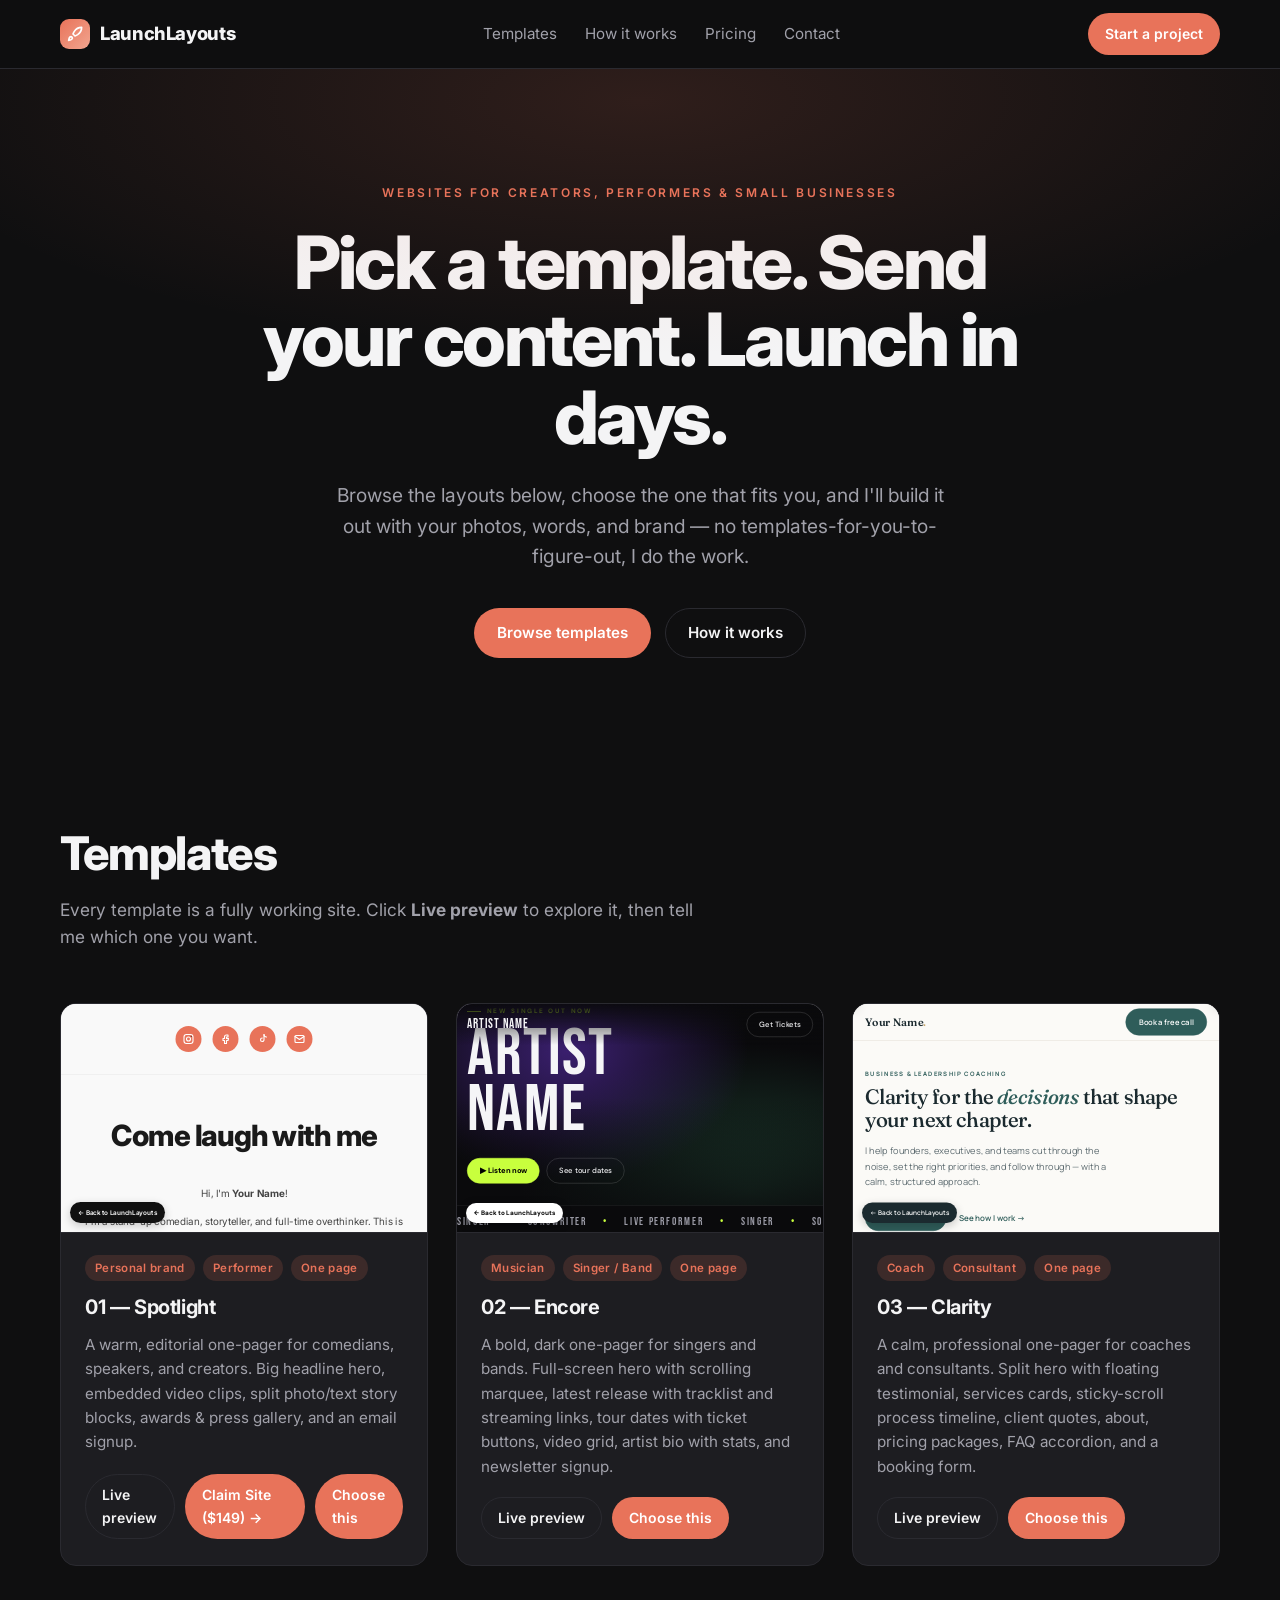
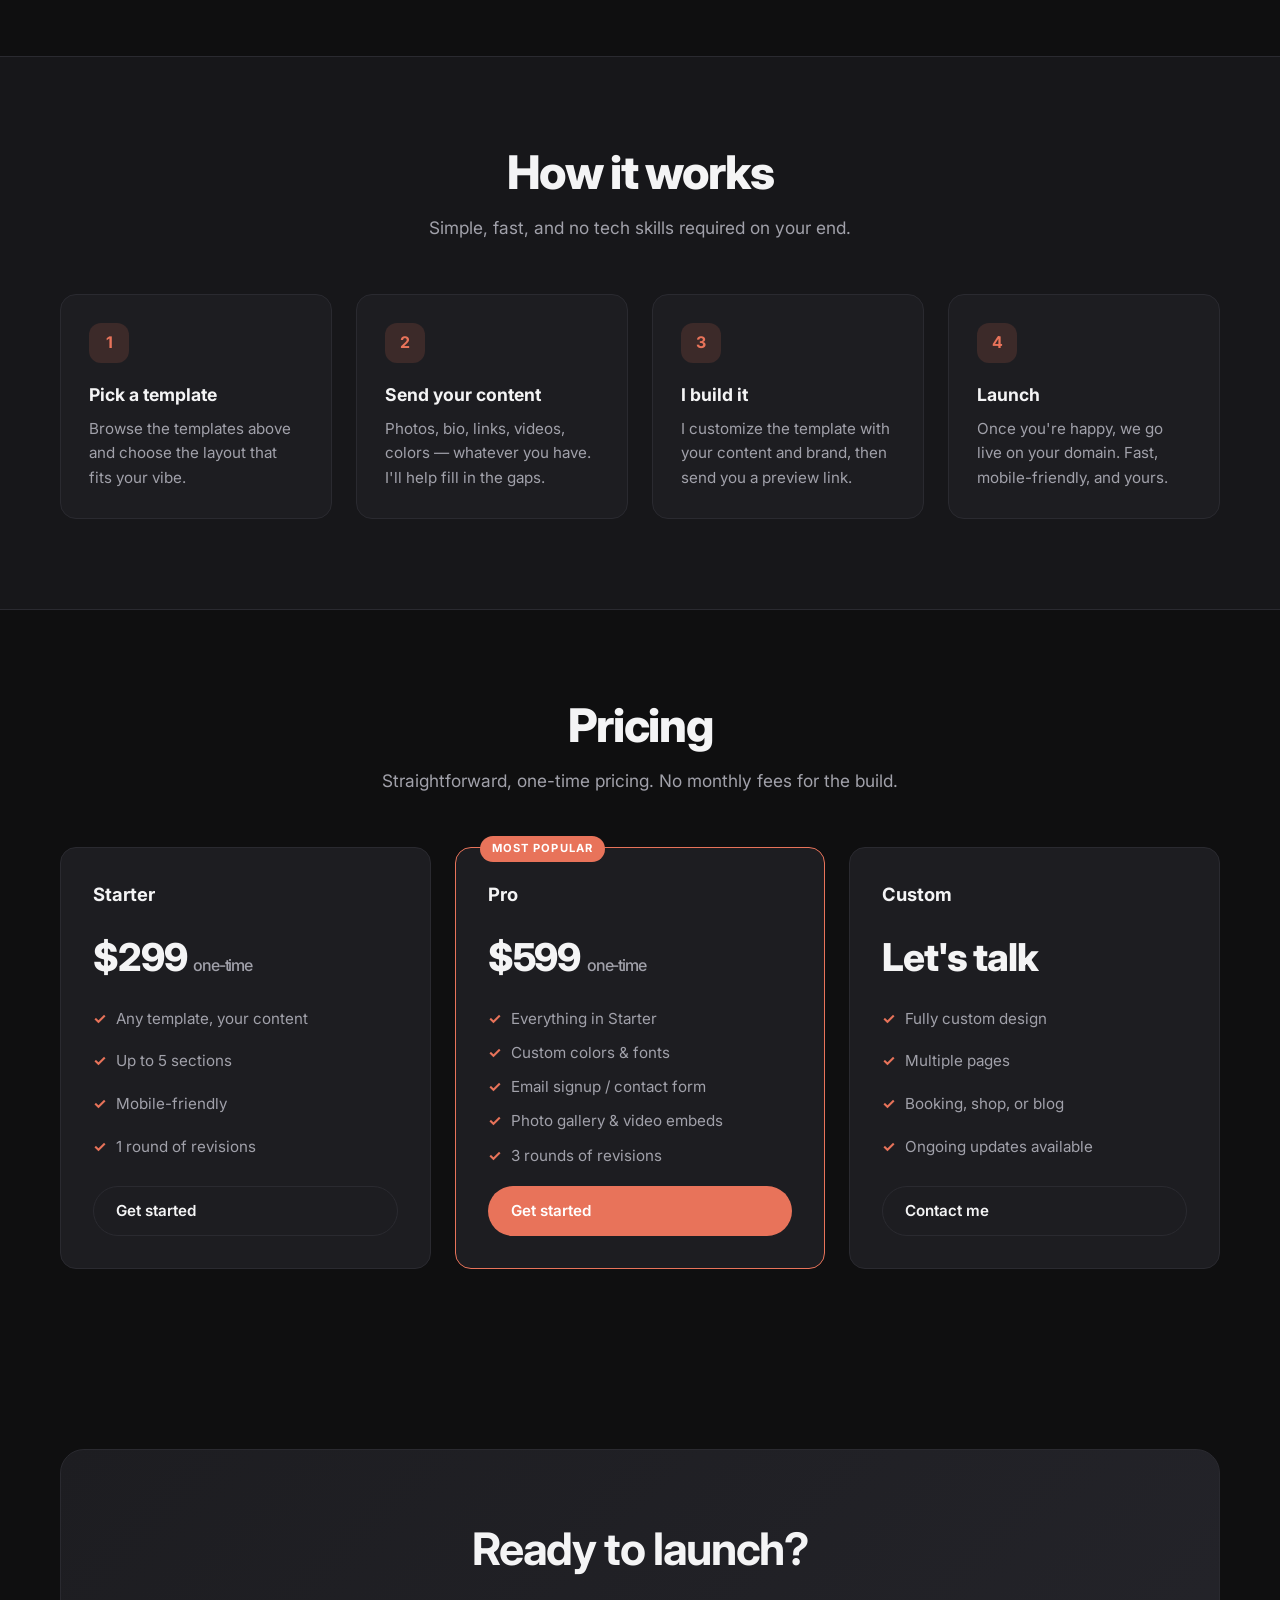
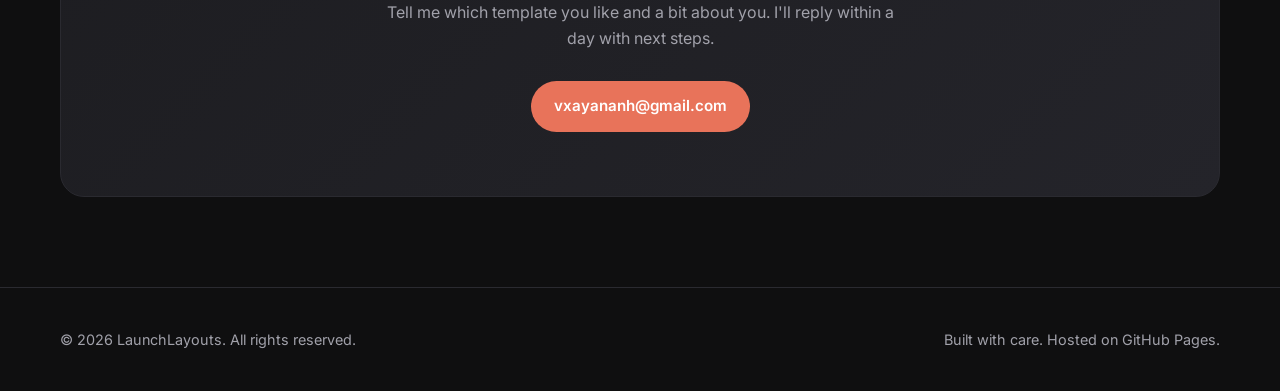
<file: index.html>
<!DOCTYPE html>
<html lang="en">
<head>
  <meta charset="UTF-8" />
  <meta name="viewport" content="width=device-width, initial-scale=1.0" />
  <title>LaunchLayouts — Website Templates, Built For You</title>
  <meta name="description" content="Browse ready-to-launch website templates. Pick one you like, send your content, and get a polished site live in days." />
  <link rel="preconnect" href="https://fonts.googleapis.com" />
  <link href="https://fonts.googleapis.com/css2?family=Inter:wght@400;500;600;700;800&display=swap" rel="stylesheet" />
  <link rel="stylesheet" href="assets/site.css" />
</head>
<body>

  <header class="nav">
    <div class="container">
      <a class="logo" href="#">
        <span class="logo-mark" aria-hidden="true">
          <svg viewBox="0 0 24 24" fill="none" stroke="#fff" stroke-width="2.5" stroke-linecap="round" stroke-linejoin="round"><path d="M4.5 16.5c-1.5 1.26-2 5-2 5s3.74-.5 5-2c.71-.84.7-2.13-.09-2.91a2.18 2.18 0 0 0-2.91-.09z"/><path d="M12 15l-3-3a22 22 0 0 1 2-3.95A12.88 12.88 0 0 1 22 2c0 2.72-.78 7.5-6 11a22.35 22.35 0 0 1-4 2z"/></svg>
        </span>
        LaunchLayouts
      </a>
      <nav class="nav-links">
        <a href="#templates">Templates</a>
        <a href="#process">How it works</a>
        <a href="#pricing">Pricing</a>
        <a href="#contact">Contact</a>
      </nav>
      <a class="btn btn-primary btn-sm" href="#contact">Start a project</a>
    </div>
  </header>

  <section class="hero">
    <div class="container">
      <span class="eyebrow">Websites for creators, performers &amp; small businesses</span>
      <h1>Pick a template. Send your content. Launch in days.</h1>
      <p>Browse the layouts below, choose the one that fits you, and I'll build it out with your photos, words, and brand — no templates-for-you-to-figure-out, I do the work.</p>
      <div class="hero-actions">
        <a class="btn btn-primary" href="#templates">Browse templates</a>
        <a class="btn btn-ghost" href="#process">How it works</a>
      </div>
    </div>
  </section>

  <section class="section" id="templates">
    <div class="container">
      <div class="section-head">
        <h2>Templates</h2>
        <p>Every template is a fully working site. Click <strong>Live preview</strong> to explore it, then tell me which one you want.</p>
      </div>

      <div class="template-grid">

        <article class="template-card">
          <div class="template-preview">
            <iframe src="templates/spotlight/index.html" title="Spotlight template preview" loading="lazy" tabindex="-1"></iframe>
            <div class="overlay">
              <a class="btn btn-primary" href="templates/spotlight/index.html" target="_blank" rel="noopener">Live preview →</a>
            </div>
          </div>
          <div class="template-body">
            <div class="tags">
              <span class="tag">Personal brand</span>
              <span class="tag">Performer</span>
              <span class="tag">One page</span>
            </div>
            <h3>01 — Spotlight</h3>
            <p>A warm, editorial one-pager for comedians, speakers, and creators. Big headline hero, embedded video clips, split photo/text story blocks, awards &amp; press gallery, and an email signup.</p>
            <div class="template-actions">
              <a class="btn btn-ghost btn-sm" href="templates/spotlight/index.html" target="_blank" rel="noopener">Live preview</a>
              <a class="btn btn-primary btn-sm" href="https://buy.stripe.com/test_9B614n6GJ6J7gXF0dEfnO00">Claim Site ($149) →</a>
              <a class="btn btn-primary btn-sm" href="#contact">Choose this</a>
            </div>
          </div>
        </article>

        <article class="template-card">
          <div class="template-preview">
            <iframe src="templates/encore/index.html" title="Encore template preview" loading="lazy" tabindex="-1"></iframe>
            <div class="overlay">
              <a class="btn btn-primary" href="templates/encore/index.html" target="_blank" rel="noopener">Live preview →</a>
            </div>
          </div>
          <div class="template-body">
            <div class="tags">
              <span class="tag">Musician</span>
              <span class="tag">Singer / Band</span>
              <span class="tag">One page</span>
            </div>
            <h3>02 — Encore</h3>
            <p>A bold, dark one-pager for singers and bands. Full-screen hero with scrolling marquee, latest release with tracklist and streaming links, tour dates with ticket buttons, video grid, artist bio with stats, and newsletter signup.</p>
            <div class="template-actions">
              <a class="btn btn-ghost btn-sm" href="templates/encore/index.html" target="_blank" rel="noopener">Live preview</a>
              <a class="btn btn-primary btn-sm" href="#contact">Choose this</a>
            </div>
          </div>
        </article>

        <article class="template-card">
          <div class="template-preview">
            <iframe src="templates/clarity/index.html" title="Clarity template preview" loading="lazy" tabindex="-1"></iframe>
            <div class="overlay">
              <a class="btn btn-primary" href="templates/clarity/index.html" target="_blank" rel="noopener">Live preview →</a>
            </div>
          </div>
          <div class="template-body">
            <div class="tags">
              <span class="tag">Coach</span>
              <span class="tag">Consultant</span>
              <span class="tag">One page</span>
            </div>
            <h3>03 — Clarity</h3>
            <p>A calm, professional one-pager for coaches and consultants. Split hero with floating testimonial, services cards, sticky-scroll process timeline, client quotes, about, pricing packages, FAQ accordion, and a booking form.</p>
            <div class="template-actions">
              <a class="btn btn-ghost btn-sm" href="templates/clarity/index.html" target="_blank" rel="noopener">Live preview</a>
              <a class="btn btn-primary btn-sm" href="#contact">Choose this</a>
            </div>
          </div>
        </article>

      </div>
    </div>
  </section>

  <section class="section section-alt" id="process">
    <div class="container">
      <div class="section-head center">
        <h2>How it works</h2>
        <p>Simple, fast, and no tech skills required on your end.</p>
      </div>
      <div class="steps">
        <div class="step">
          <div class="step-num">1</div>
          <h3>Pick a template</h3>
          <p>Browse the templates above and choose the layout that fits your vibe.</p>
        </div>
        <div class="step">
          <div class="step-num">2</div>
          <h3>Send your content</h3>
          <p>Photos, bio, links, videos, colors — whatever you have. I'll help fill in the gaps.</p>
        </div>
        <div class="step">
          <div class="step-num">3</div>
          <h3>I build it</h3>
          <p>I customize the template with your content and brand, then send you a preview link.</p>
        </div>
        <div class="step">
          <div class="step-num">4</div>
          <h3>Launch</h3>
          <p>Once you're happy, we go live on your domain. Fast, mobile-friendly, and yours.</p>
        </div>
      </div>
    </div>
  </section>

  <section class="section" id="pricing">
    <div class="container">
      <div class="section-head center">
        <h2>Pricing</h2>
        <p>Straightforward, one-time pricing. No monthly fees for the build.</p>
      </div>
      <div class="pricing">
        <div class="price-card">
          <h3>Starter</h3>
          <div class="price">$299 <span>one-time</span></div>
          <ul>
            <li>Any template, your content</li>
            <li>Up to 5 sections</li>
            <li>Mobile-friendly</li>
            <li>1 round of revisions</li>
          </ul>
          <a class="btn btn-ghost" href="#contact">Get started</a>
        </div>
        <div class="price-card featured">
          <h3>Pro</h3>
          <div class="price">$599 <span>one-time</span></div>
          <ul>
            <li>Everything in Starter</li>
            <li>Custom colors &amp; fonts</li>
            <li>Email signup / contact form</li>
            <li>Photo gallery &amp; video embeds</li>
            <li>3 rounds of revisions</li>
          </ul>
          <a class="btn btn-primary" href="#contact">Get started</a>
        </div>
        <div class="price-card">
          <h3>Custom</h3>
          <div class="price">Let's talk</div>
          <ul>
            <li>Fully custom design</li>
            <li>Multiple pages</li>
            <li>Booking, shop, or blog</li>
            <li>Ongoing updates available</li>
          </ul>
          <a class="btn btn-ghost" href="#contact">Contact me</a>
        </div>
      </div>
    </div>
  </section>

  <section class="section" id="contact">
    <div class="container">
      <div class="contact-card">
        <h2>Ready to launch?</h2>
        <p>Tell me which template you like and a bit about you. I'll reply within a day with next steps.</p>
        <a class="btn btn-primary" href="mailto:vxayananh@gmail.com?subject=New%20website%20project">vxayananh@gmail.com</a>
      </div>
    </div>
  </section>

  <footer>
    <div class="container">
      <span>© <span id="year"></span> LaunchLayouts. All rights reserved.</span>
      <span>Built with care. Hosted on GitHub Pages.</span>
    </div>
  </footer>

  <script>document.getElementById('year').textContent = new Date().getFullYear();</script>
</body>
</html>
</file>
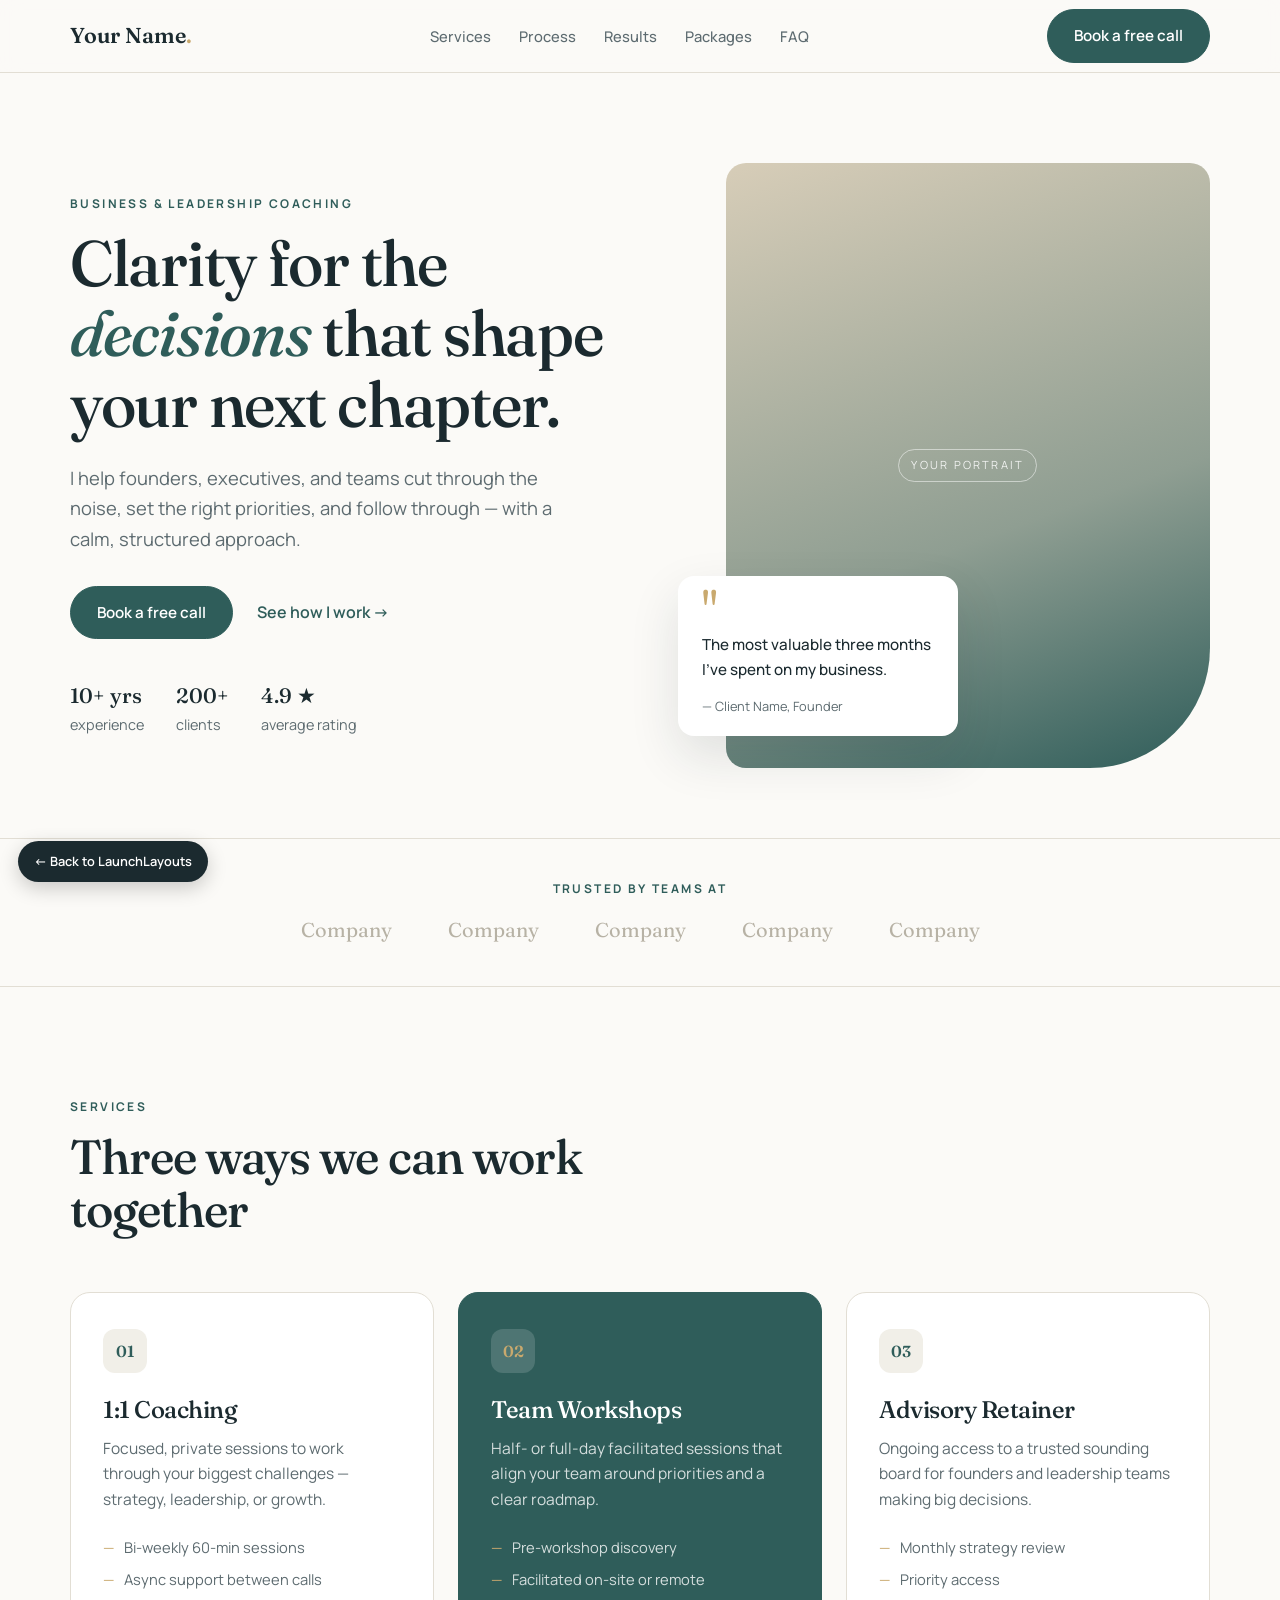
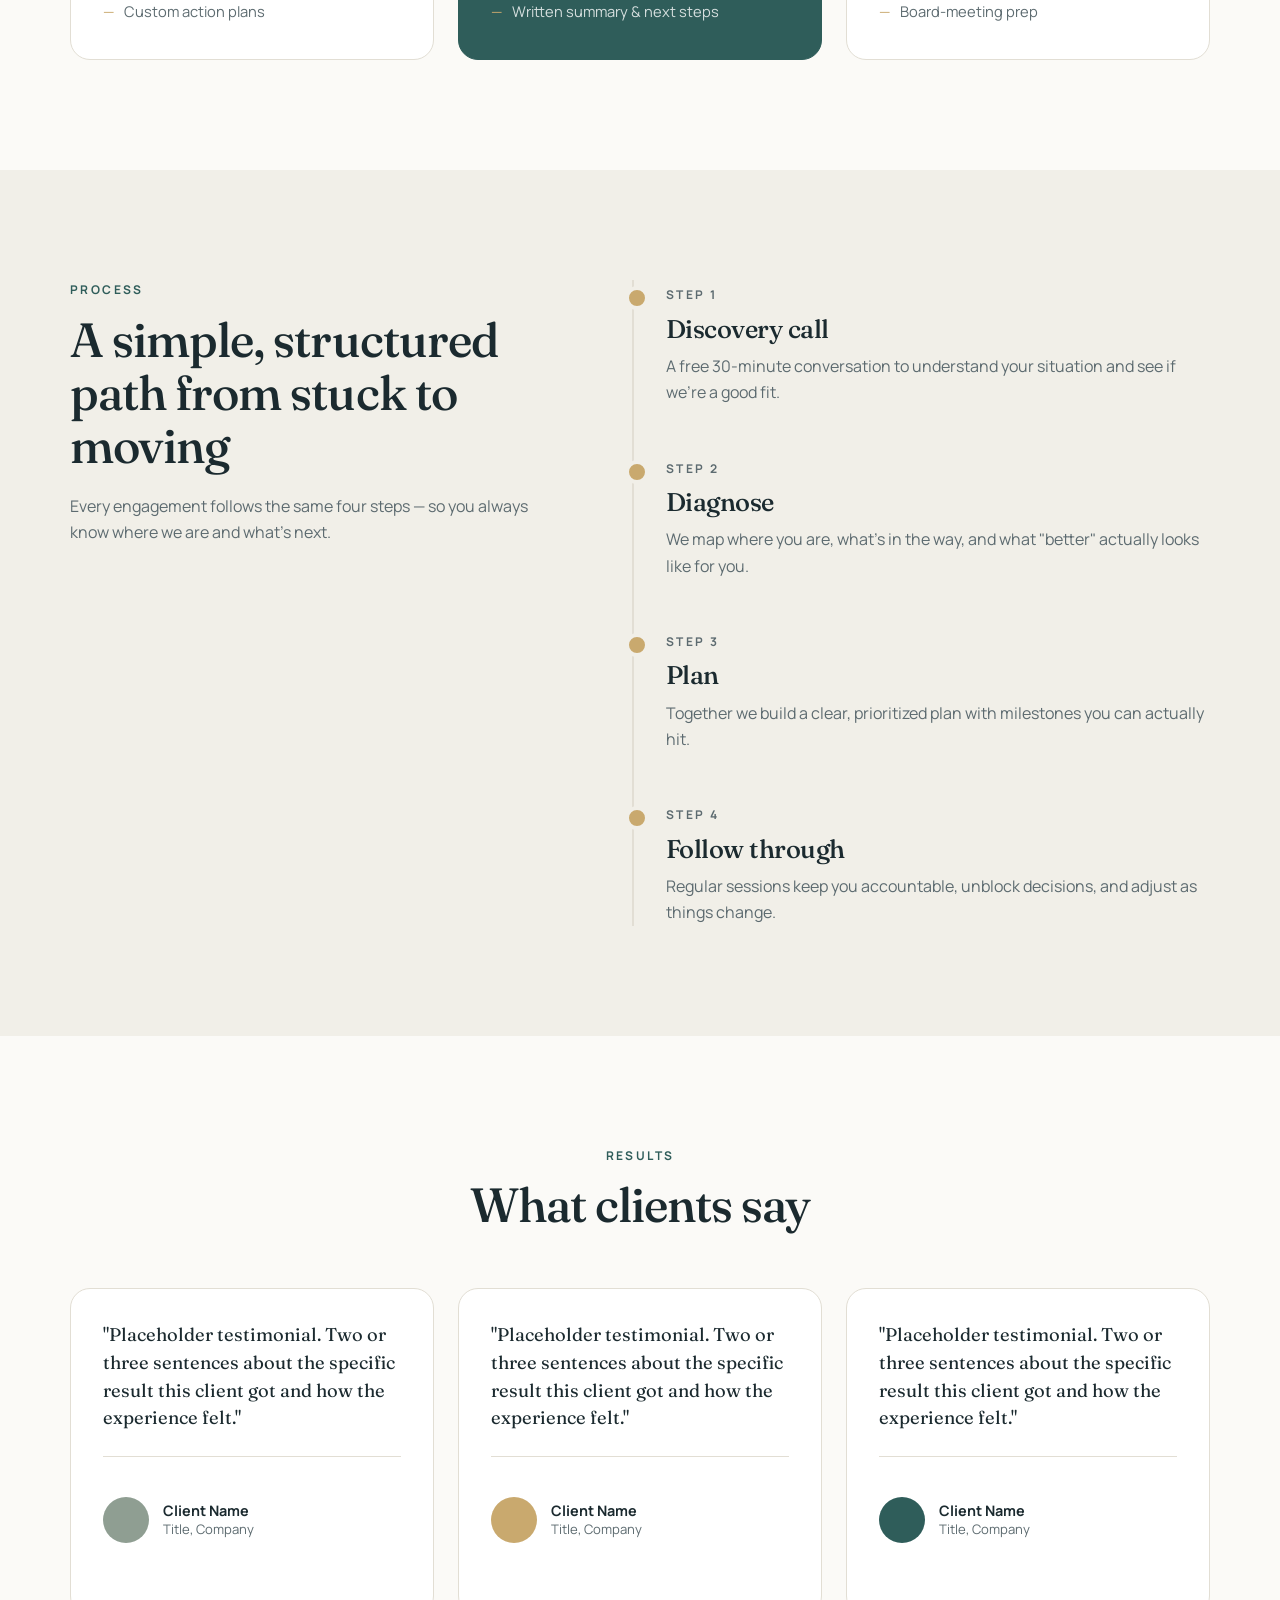
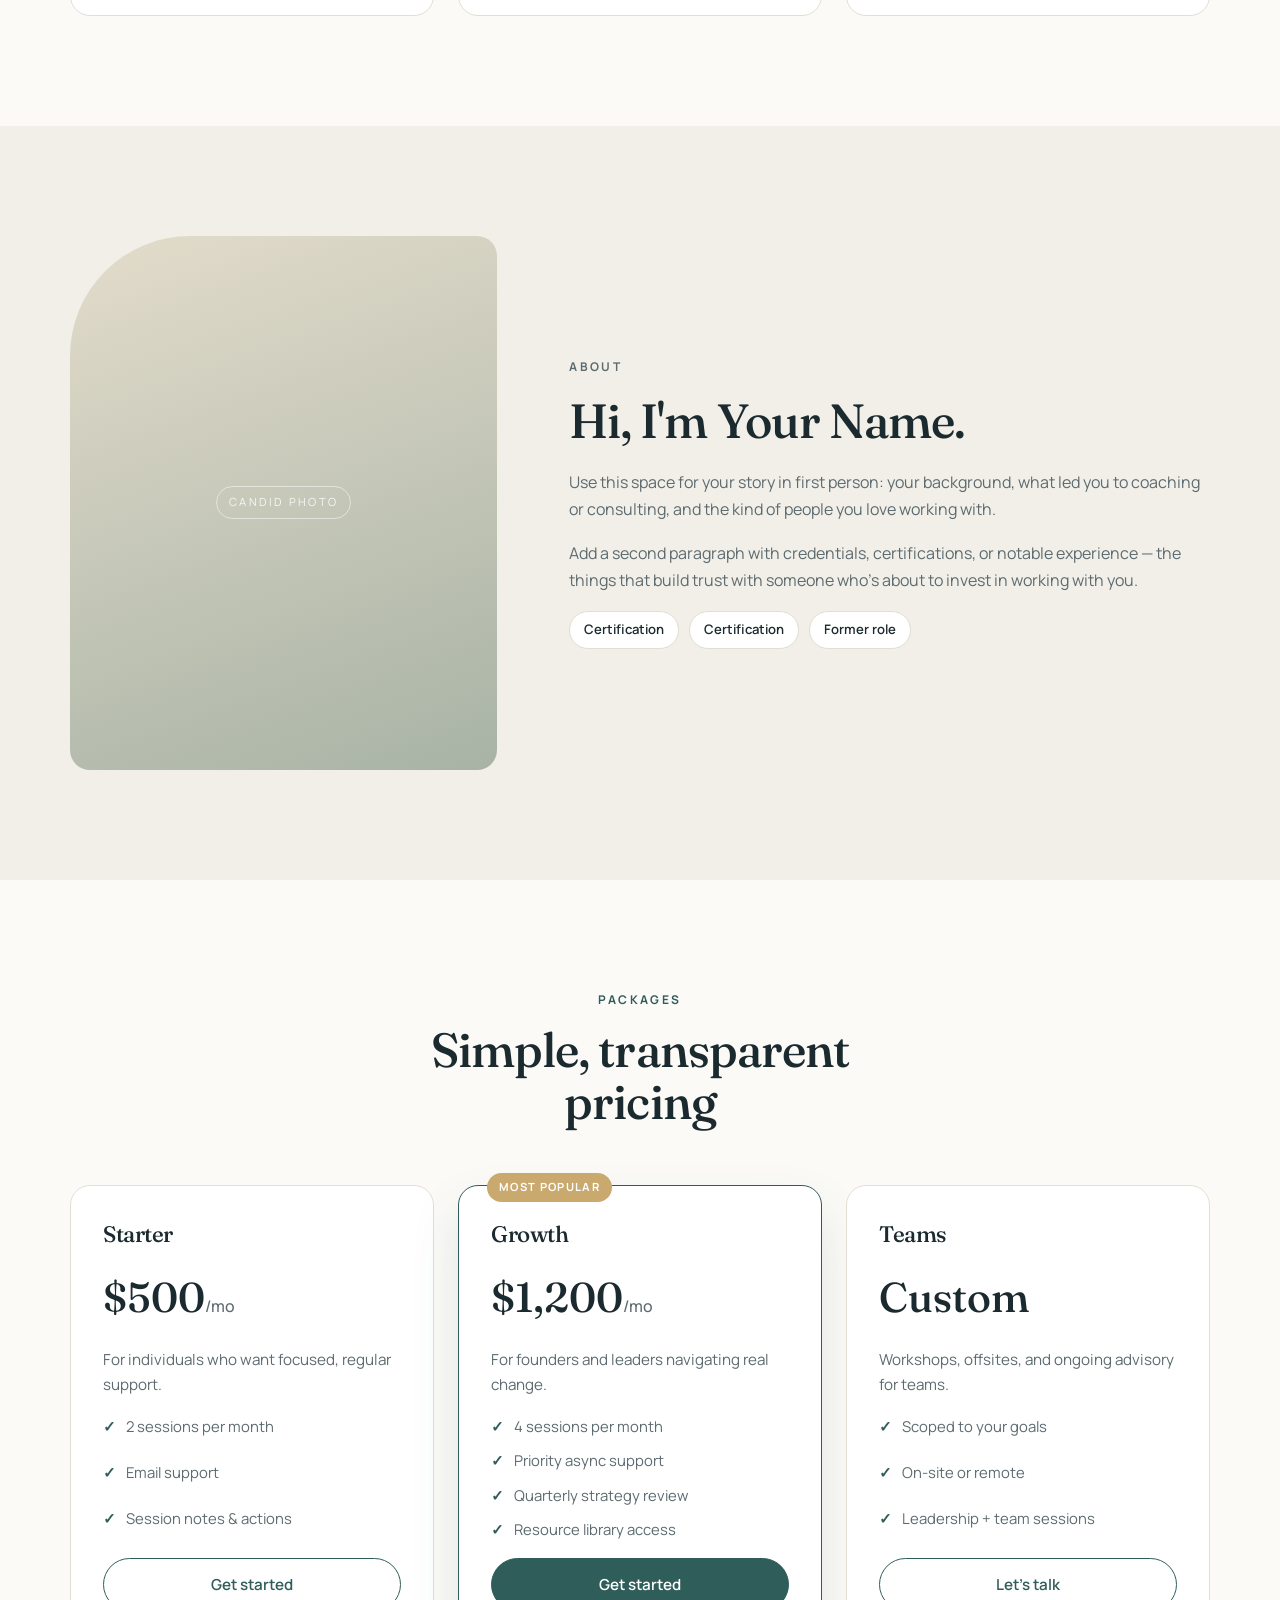
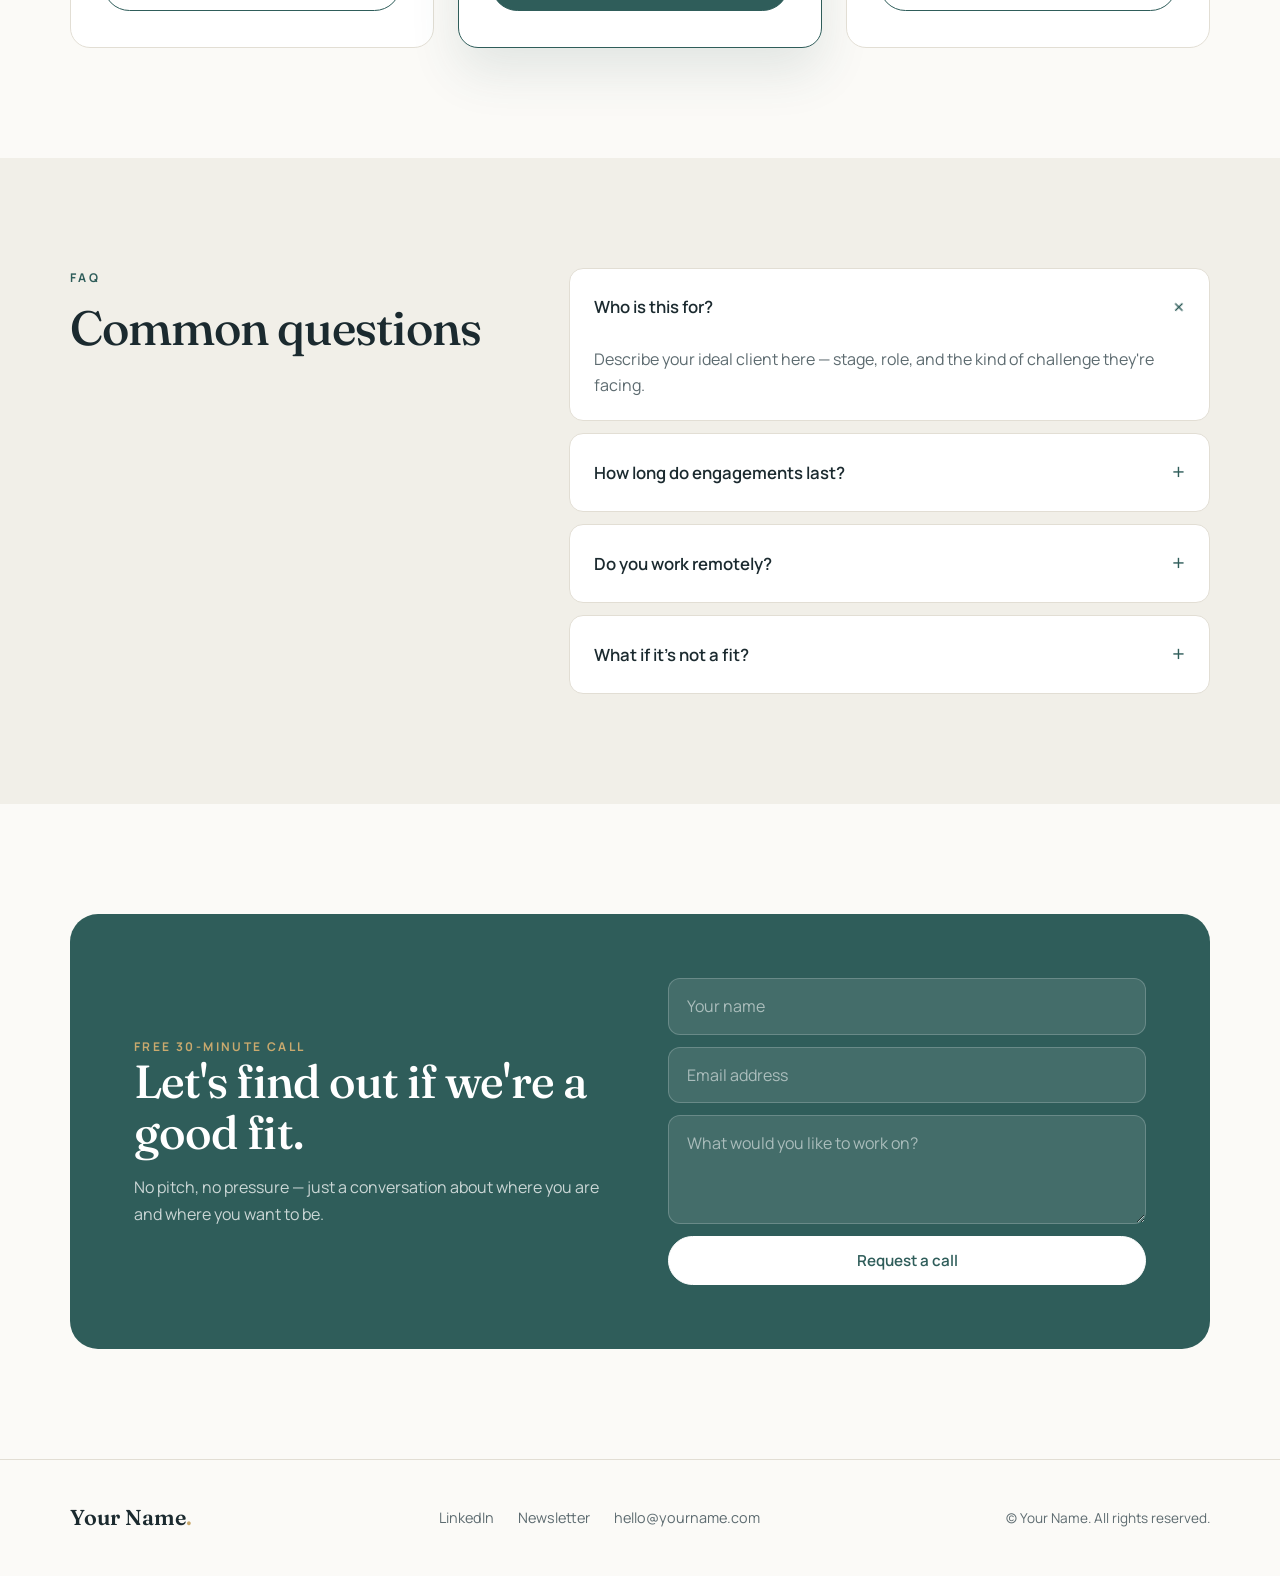
<file: templates/clarity/index.html>
<!DOCTYPE html>
<html lang="en">
<head>
  <meta charset="UTF-8" />
  <meta name="viewport" content="width=device-width, initial-scale=1.0" />
  <title>Clarity — Template by LaunchLayouts</title>
  <meta name="description" content="A calm, professional one-page template for coaches and consultants — services, process, testimonials, packages, FAQ, and booking." />
  <link rel="preconnect" href="https://fonts.googleapis.com" />
  <link href="https://fonts.googleapis.com/css2?family=Fraunces:ital,opsz,wght@0,9..144,300..700;1,9..144,300..700&family=Manrope:wght@400;500;600;700&display=swap" rel="stylesheet" />
  <link rel="stylesheet" href="style.css" />
</head>
<body>

  <a class="template-badge" href="../../index.html">← Back to LaunchLayouts</a>

  <nav class="nav">
    <div class="wrap nav-inner">
      <a href="#top" class="brand">Your Name<span>.</span></a>
      <div class="links">
        <a href="#services">Services</a>
        <a href="#process">Process</a>
        <a href="#results">Results</a>
        <a href="#packages">Packages</a>
        <a href="#faq">FAQ</a>
      </div>
      <a href="#book" class="btn">Book a free call</a>
    </div>
  </nav>

  <!-- Hero -->
  <header class="hero" id="top">
    <div class="wrap hero-grid">
      <div class="hero-text">
        <p class="eyebrow">Business &amp; leadership coaching</p>
        <h1>Clarity for the <em>decisions</em> that shape your next chapter.</h1>
        <p class="lead">I help founders, executives, and teams cut through the noise, set the right priorities, and follow through — with a calm, structured approach.</p>
        <div class="hero-actions">
          <a href="#book" class="btn">Book a free call</a>
          <a href="#services" class="link-arrow">See how I work</a>
        </div>
        <ul class="trust">
          <li><strong>10+ yrs</strong> experience</li>
          <li><strong>200+</strong> clients</li>
          <li><strong>4.9 ★</strong> average rating</li>
        </ul>
      </div>
      <div class="hero-media">
        <div class="ph ph-hero"><span class="ph-label">Your portrait</span></div>
        <div class="float-card">
          <span class="quote-mark">"</span>
          <p>The most valuable three months I've spent on my business.</p>
          <span class="who">— Client Name, Founder</span>
        </div>
      </div>
    </div>
  </header>

  <!-- Logos -->
  <section class="logos-strip">
    <div class="wrap">
      <p class="eyebrow center">Trusted by teams at</p>
      <div class="logos">
        <span>Company</span><span>Company</span><span>Company</span><span>Company</span><span>Company</span>
      </div>
    </div>
  </section>

  <!-- Services -->
  <section class="section" id="services">
    <div class="wrap">
      <div class="head">
        <p class="eyebrow">Services</p>
        <h2>Three ways we can work together</h2>
      </div>
      <div class="cards">
        <article class="card">
          <div class="icon">01</div>
          <h3>1:1 Coaching</h3>
          <p>Focused, private sessions to work through your biggest challenges — strategy, leadership, or growth.</p>
          <ul>
            <li>Bi-weekly 60-min sessions</li>
            <li>Async support between calls</li>
            <li>Custom action plans</li>
          </ul>
        </article>
        <article class="card featured">
          <div class="icon">02</div>
          <h3>Team Workshops</h3>
          <p>Half- or full-day facilitated sessions that align your team around priorities and a clear roadmap.</p>
          <ul>
            <li>Pre-workshop discovery</li>
            <li>Facilitated on-site or remote</li>
            <li>Written summary &amp; next steps</li>
          </ul>
        </article>
        <article class="card">
          <div class="icon">03</div>
          <h3>Advisory Retainer</h3>
          <p>Ongoing access to a trusted sounding board for founders and leadership teams making big decisions.</p>
          <ul>
            <li>Monthly strategy review</li>
            <li>Priority access</li>
            <li>Board-meeting prep</li>
          </ul>
        </article>
      </div>
    </div>
  </section>

  <!-- Process -->
  <section class="section soft" id="process">
    <div class="wrap process-grid">
      <div class="head sticky">
        <p class="eyebrow">Process</p>
        <h2>A simple, structured path from stuck to moving</h2>
        <p class="sub">Every engagement follows the same four steps — so you always know where we are and what's next.</p>
      </div>
      <ol class="timeline">
        <li>
          <span class="step">Step 1</span>
          <h3>Discovery call</h3>
          <p>A free 30-minute conversation to understand your situation and see if we're a good fit.</p>
        </li>
        <li>
          <span class="step">Step 2</span>
          <h3>Diagnose</h3>
          <p>We map where you are, what's in the way, and what "better" actually looks like for you.</p>
        </li>
        <li>
          <span class="step">Step 3</span>
          <h3>Plan</h3>
          <p>Together we build a clear, prioritized plan with milestones you can actually hit.</p>
        </li>
        <li>
          <span class="step">Step 4</span>
          <h3>Follow through</h3>
          <p>Regular sessions keep you accountable, unblock decisions, and adjust as things change.</p>
        </li>
      </ol>
    </div>
  </section>

  <!-- Results / Testimonials -->
  <section class="section" id="results">
    <div class="wrap">
      <div class="head center">
        <p class="eyebrow">Results</p>
        <h2>What clients say</h2>
      </div>
      <div class="testimonials">
        <blockquote>
          <p>"Placeholder testimonial. Two or three sentences about the specific result this client got and how the experience felt."</p>
          <footer>
            <span class="avatar ph ph-a1"></span>
            <div><strong>Client Name</strong><span>Title, Company</span></div>
          </footer>
        </blockquote>
        <blockquote>
          <p>"Placeholder testimonial. Two or three sentences about the specific result this client got and how the experience felt."</p>
          <footer>
            <span class="avatar ph ph-a2"></span>
            <div><strong>Client Name</strong><span>Title, Company</span></div>
          </footer>
        </blockquote>
        <blockquote>
          <p>"Placeholder testimonial. Two or three sentences about the specific result this client got and how the experience felt."</p>
          <footer>
            <span class="avatar ph ph-a3"></span>
            <div><strong>Client Name</strong><span>Title, Company</span></div>
          </footer>
        </blockquote>
      </div>
    </div>
  </section>

  <!-- About -->
  <section class="section soft" id="about">
    <div class="wrap about-grid">
      <div class="ph ph-about about-media"><span class="ph-label">Candid photo</span></div>
      <div>
        <p class="eyebrow">About</p>
        <h2>Hi, I'm Your Name.</h2>
        <p>Use this space for your story in first person: your background, what led you to coaching or consulting, and the kind of people you love working with.</p>
        <p>Add a second paragraph with credentials, certifications, or notable experience — the things that build trust with someone who's about to invest in working with you.</p>
        <div class="creds">
          <span>Certification</span><span>Certification</span><span>Former role</span>
        </div>
      </div>
    </div>
  </section>

  <!-- Packages -->
  <section class="section" id="packages">
    <div class="wrap">
      <div class="head center">
        <p class="eyebrow">Packages</p>
        <h2>Simple, transparent pricing</h2>
      </div>
      <div class="packages">
        <div class="pkg">
          <h3>Starter</h3>
          <div class="price">$500<span>/mo</span></div>
          <p>For individuals who want focused, regular support.</p>
          <ul>
            <li>2 sessions per month</li>
            <li>Email support</li>
            <li>Session notes &amp; actions</li>
          </ul>
          <a href="#book" class="btn ghost">Get started</a>
        </div>
        <div class="pkg featured">
          <span class="badge">Most popular</span>
          <h3>Growth</h3>
          <div class="price">$1,200<span>/mo</span></div>
          <p>For founders and leaders navigating real change.</p>
          <ul>
            <li>4 sessions per month</li>
            <li>Priority async support</li>
            <li>Quarterly strategy review</li>
            <li>Resource library access</li>
          </ul>
          <a href="#book" class="btn">Get started</a>
        </div>
        <div class="pkg">
          <h3>Teams</h3>
          <div class="price">Custom</div>
          <p>Workshops, offsites, and ongoing advisory for teams.</p>
          <ul>
            <li>Scoped to your goals</li>
            <li>On-site or remote</li>
            <li>Leadership + team sessions</li>
          </ul>
          <a href="#book" class="btn ghost">Let's talk</a>
        </div>
      </div>
    </div>
  </section>

  <!-- FAQ -->
  <section class="section soft" id="faq">
    <div class="wrap faq-grid">
      <div class="head">
        <p class="eyebrow">FAQ</p>
        <h2>Common questions</h2>
      </div>
      <div class="faq">
        <details open>
          <summary>Who is this for?</summary>
          <p>Describe your ideal client here — stage, role, and the kind of challenge they're facing.</p>
        </details>
        <details>
          <summary>How long do engagements last?</summary>
          <p>Most clients work with me for 3–6 months. Some stay on a lighter retainer afterward.</p>
        </details>
        <details>
          <summary>Do you work remotely?</summary>
          <p>Yes — most sessions are over video. In-person is available for workshops and local clients.</p>
        </details>
        <details>
          <summary>What if it's not a fit?</summary>
          <p>The first call is free and no-pressure. If I'm not the right person, I'll say so and point you somewhere better.</p>
        </details>
      </div>
    </div>
  </section>

  <!-- Book -->
  <section class="section" id="book">
    <div class="wrap">
      <div class="book-card">
        <div>
          <p class="eyebrow light">Free 30-minute call</p>
          <h2>Let's find out if we're a good fit.</h2>
          <p>No pitch, no pressure — just a conversation about where you are and where you want to be.</p>
        </div>
        <form class="book-form" onsubmit="event.preventDefault(); this.querySelector('button').textContent='Request sent ✓';">
          <input type="text" placeholder="Your name" required />
          <input type="email" placeholder="Email address" required />
          <textarea rows="3" placeholder="What would you like to work on?"></textarea>
          <button type="submit" class="btn light">Request a call</button>
        </form>
      </div>
    </div>
  </section>

  <footer>
    <div class="wrap foot">
      <span class="brand">Your Name<span>.</span></span>
      <div class="foot-links">
        <a href="#">LinkedIn</a>
        <a href="#">Newsletter</a>
        <a href="mailto:hello@yourname.com">hello@yourname.com</a>
      </div>
      <span class="copy">© Your Name. All rights reserved.</span>
    </div>
  </footer>

</body>
</html>
</file>
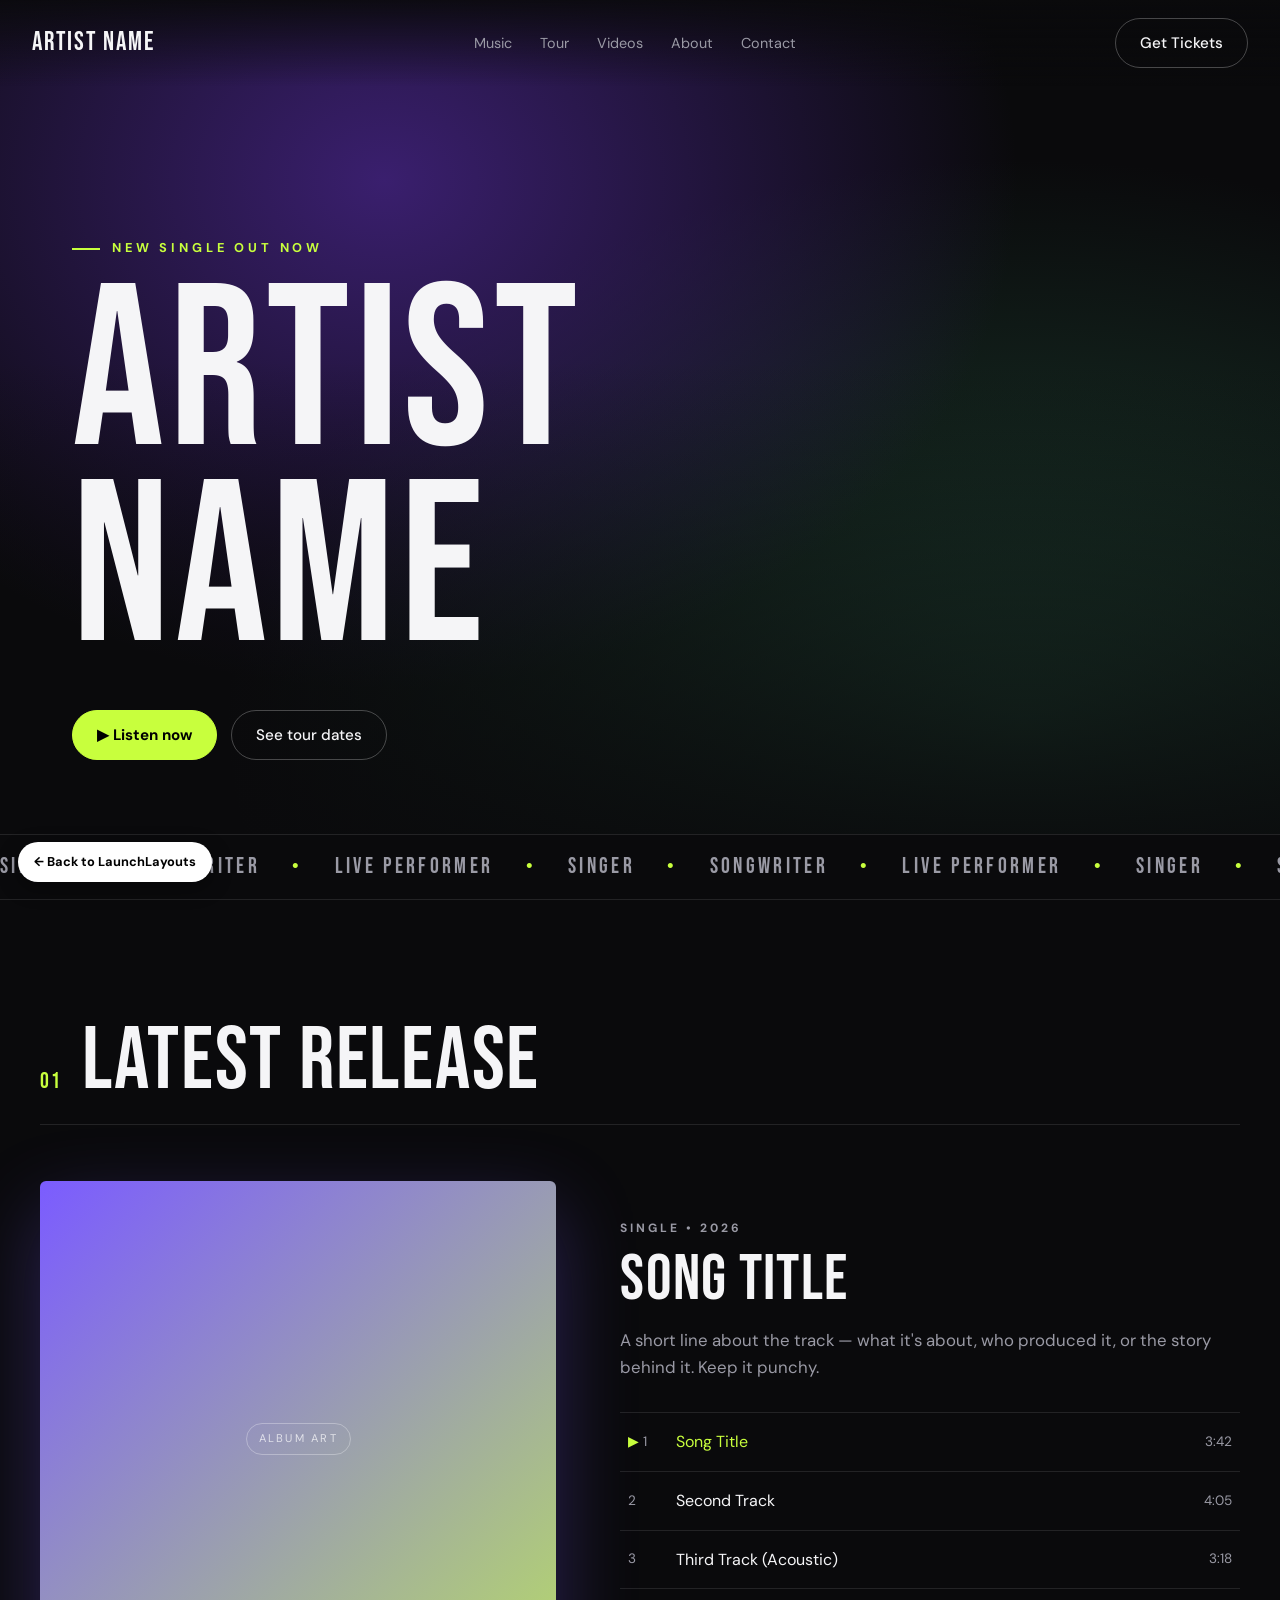
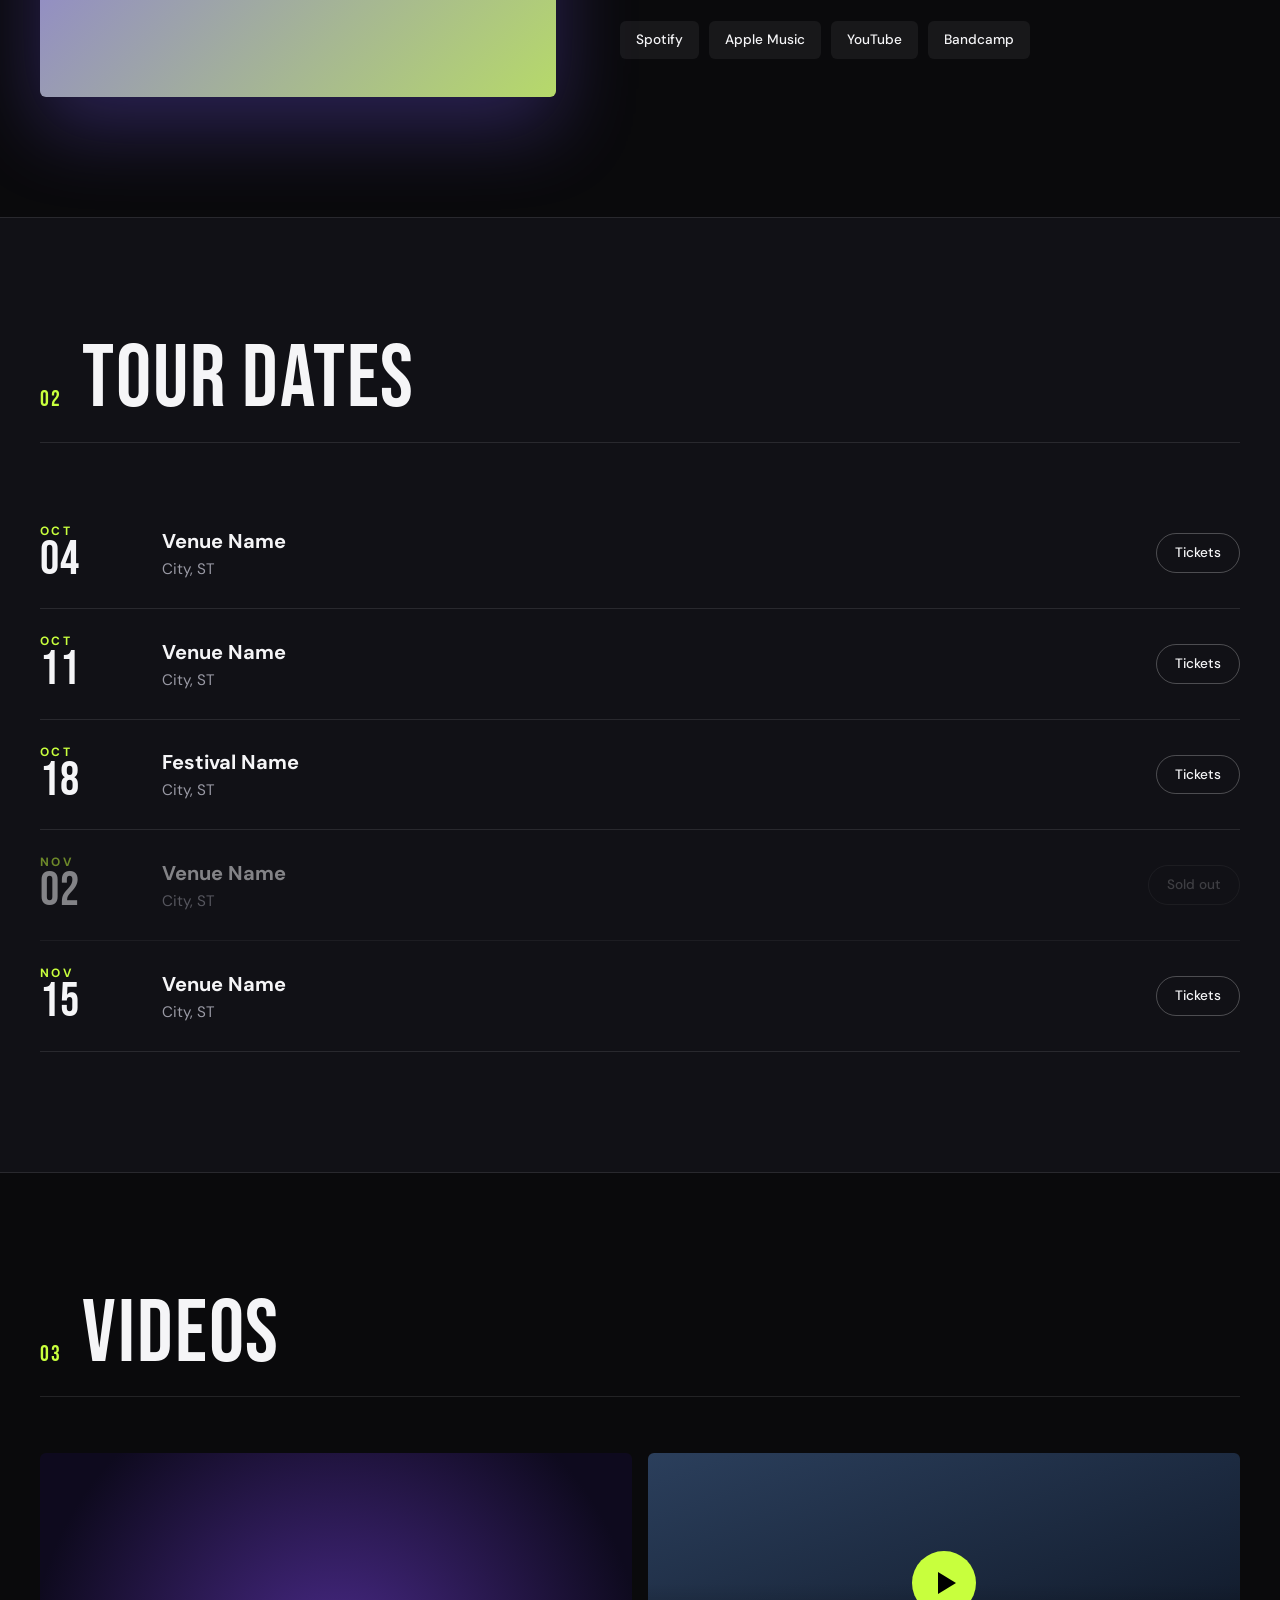
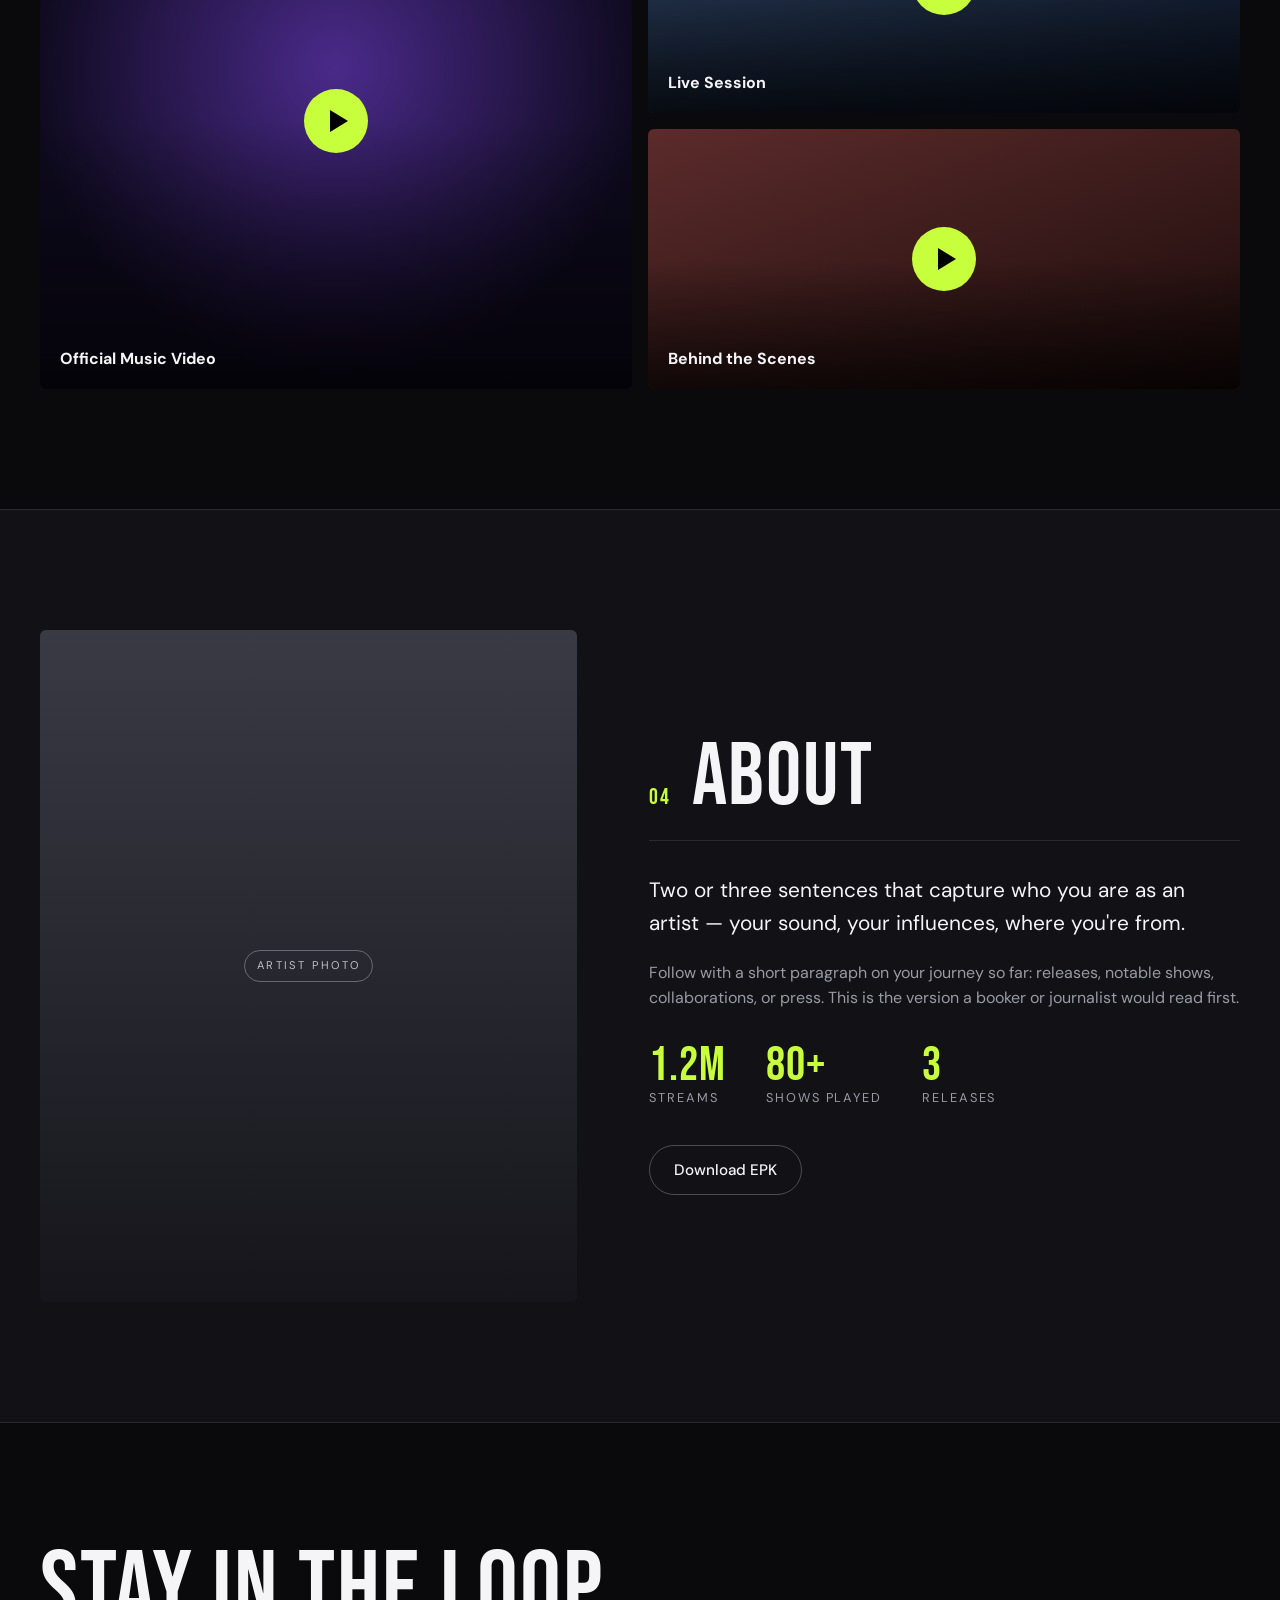
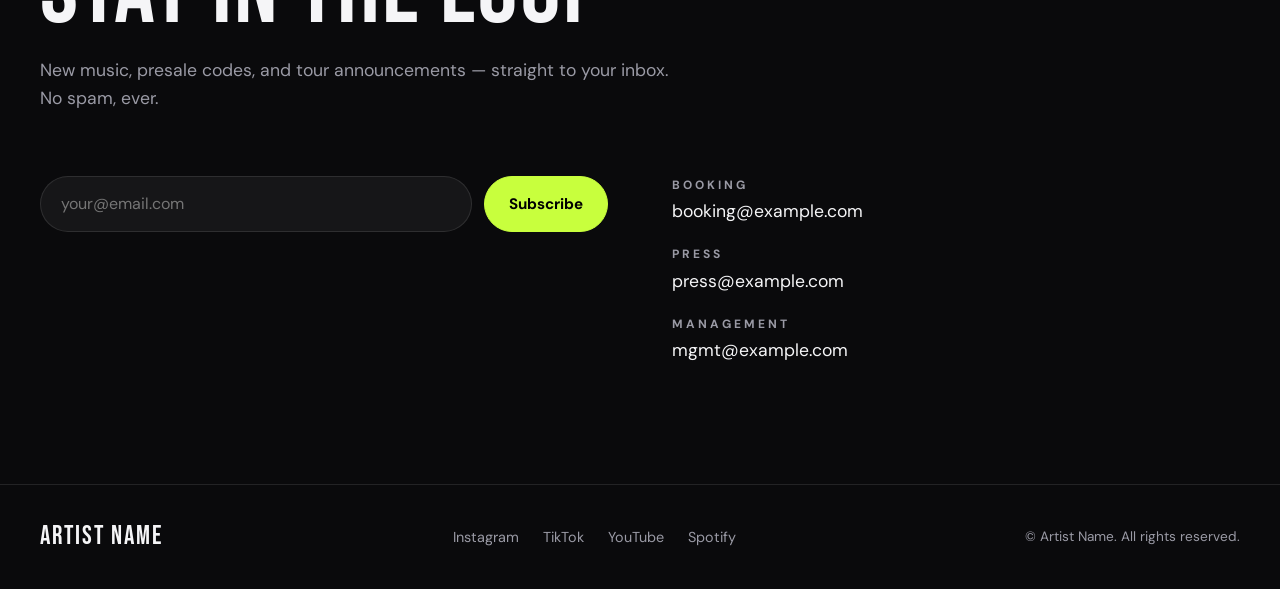
<file: templates/encore/index.html>
<!DOCTYPE html>
<html lang="en">
<head>
  <meta charset="UTF-8" />
  <meta name="viewport" content="width=device-width, initial-scale=1.0" />
  <title>Encore — Template by LaunchLayouts</title>
  <meta name="description" content="A bold, dark one-page template for singers, bands, and musicians — tour dates, music, videos, and mailing list." />
  <link rel="preconnect" href="https://fonts.googleapis.com" />
  <link href="https://fonts.googleapis.com/css2?family=Bebas+Neue&family=DM+Sans:wght@400;500;700&display=swap" rel="stylesheet" />
  <link rel="stylesheet" href="style.css" />
</head>
<body>

  <a class="template-badge" href="../../index.html">← Back to LaunchLayouts</a>

  <nav class="nav">
    <a href="#top" class="brand">ARTIST NAME</a>
    <div class="links">
      <a href="#music">Music</a>
      <a href="#tour">Tour</a>
      <a href="#videos">Videos</a>
      <a href="#about">About</a>
      <a href="#contact">Contact</a>
    </div>
    <a href="#tour" class="pill">Get Tickets</a>
  </nav>

  <!-- Hero -->
  <header class="hero" id="top">
    <div class="hero-bg ph ph-hero"></div>
    <div class="hero-content">
      <p class="tagline">New single out now</p>
      <h1>Artist<br/>Name</h1>
      <div class="hero-actions">
        <a href="#music" class="pill solid">▶ Listen now</a>
        <a href="#tour" class="pill">See tour dates</a>
      </div>
    </div>
    <div class="marquee" aria-hidden="true">
      <div class="marquee-track">
        <span>Singer</span><span>•</span><span>Songwriter</span><span>•</span><span>Live Performer</span><span>•</span>
        <span>Singer</span><span>•</span><span>Songwriter</span><span>•</span><span>Live Performer</span><span>•</span>
        <span>Singer</span><span>•</span><span>Songwriter</span><span>•</span><span>Live Performer</span><span>•</span>
      </div>
    </div>
  </header>

  <!-- Music -->
  <section class="section" id="music">
    <div class="wrap">
      <div class="section-title">
        <span class="num">01</span>
        <h2>Latest Release</h2>
      </div>
      <div class="release">
        <div class="cover ph ph-cover"><span class="ph-label">Album art</span></div>
        <div class="release-info">
          <p class="eyebrow">Single • 2026</p>
          <h3>Song Title</h3>
          <p class="desc">A short line about the track — what it's about, who produced it, or the story behind it. Keep it punchy.</p>
          <div class="tracklist">
            <button class="track playing"><span class="t-num">1</span><span class="t-name">Song Title</span><span class="t-time">3:42</span></button>
            <button class="track"><span class="t-num">2</span><span class="t-name">Second Track</span><span class="t-time">4:05</span></button>
            <button class="track"><span class="t-num">3</span><span class="t-name">Third Track (Acoustic)</span><span class="t-time">3:18</span></button>
          </div>
          <div class="platforms">
            <a href="#" class="platform">Spotify</a>
            <a href="#" class="platform">Apple Music</a>
            <a href="#" class="platform">YouTube</a>
            <a href="#" class="platform">Bandcamp</a>
          </div>
        </div>
      </div>
    </div>
  </section>

  <!-- Tour -->
  <section class="section section-dark" id="tour">
    <div class="wrap">
      <div class="section-title">
        <span class="num">02</span>
        <h2>Tour Dates</h2>
      </div>
      <ul class="dates">
        <li>
          <div class="date"><span class="month">Oct</span><span class="day">04</span></div>
          <div class="venue"><strong>Venue Name</strong><span>City, ST</span></div>
          <a href="#" class="pill small">Tickets</a>
        </li>
        <li>
          <div class="date"><span class="month">Oct</span><span class="day">11</span></div>
          <div class="venue"><strong>Venue Name</strong><span>City, ST</span></div>
          <a href="#" class="pill small">Tickets</a>
        </li>
        <li>
          <div class="date"><span class="month">Oct</span><span class="day">18</span></div>
          <div class="venue"><strong>Festival Name</strong><span>City, ST</span></div>
          <a href="#" class="pill small">Tickets</a>
        </li>
        <li class="sold">
          <div class="date"><span class="month">Nov</span><span class="day">02</span></div>
          <div class="venue"><strong>Venue Name</strong><span>City, ST</span></div>
          <span class="pill small ghost">Sold out</span>
        </li>
        <li>
          <div class="date"><span class="month">Nov</span><span class="day">15</span></div>
          <div class="venue"><strong>Venue Name</strong><span>City, ST</span></div>
          <a href="#" class="pill small">Tickets</a>
        </li>
      </ul>
    </div>
  </section>

  <!-- Videos -->
  <section class="section" id="videos">
    <div class="wrap">
      <div class="section-title">
        <span class="num">03</span>
        <h2>Videos</h2>
      </div>
      <div class="video-grid">
        <a href="#" class="video big ph ph-v1"><span class="play"></span><span class="v-title">Official Music Video</span></a>
        <a href="#" class="video ph ph-v2"><span class="play"></span><span class="v-title">Live Session</span></a>
        <a href="#" class="video ph ph-v3"><span class="play"></span><span class="v-title">Behind the Scenes</span></a>
      </div>
    </div>
  </section>

  <!-- About -->
  <section class="section section-dark" id="about">
    <div class="wrap about">
      <div class="about-media ph ph-about"><span class="ph-label">Artist photo</span></div>
      <div class="about-text">
        <div class="section-title">
          <span class="num">04</span>
          <h2>About</h2>
        </div>
        <p class="lead">Two or three sentences that capture who you are as an artist — your sound, your influences, where you're from.</p>
        <p>Follow with a short paragraph on your journey so far: releases, notable shows, collaborations, or press. This is the version a booker or journalist would read first.</p>
        <div class="stats">
          <div><strong>1.2M</strong><span>Streams</span></div>
          <div><strong>80+</strong><span>Shows played</span></div>
          <div><strong>3</strong><span>Releases</span></div>
        </div>
        <a href="#" class="pill">Download EPK</a>
      </div>
    </div>
  </section>

  <!-- Newsletter / Contact -->
  <section class="section" id="contact">
    <div class="wrap contact">
      <div class="contact-text">
        <h2 class="big">Stay in the loop</h2>
        <p>New music, presale codes, and tour announcements — straight to your inbox. No spam, ever.</p>
      </div>
      <form class="signup" onsubmit="event.preventDefault(); this.querySelector('button').textContent='You\'re in ✓';">
        <input type="email" placeholder="your@email.com" required />
        <button type="submit" class="pill solid">Subscribe</button>
      </form>
      <div class="contact-links">
        <div><span class="eyebrow">Booking</span><a href="mailto:booking@example.com">booking@example.com</a></div>
        <div><span class="eyebrow">Press</span><a href="mailto:press@example.com">press@example.com</a></div>
        <div><span class="eyebrow">Management</span><a href="mailto:mgmt@example.com">mgmt@example.com</a></div>
      </div>
    </div>
  </section>

  <footer>
    <div class="wrap foot">
      <span class="brand">ARTIST NAME</span>
      <div class="socials">
        <a href="#">Instagram</a>
        <a href="#">TikTok</a>
        <a href="#">YouTube</a>
        <a href="#">Spotify</a>
      </div>
      <span class="copy">© Artist Name. All rights reserved.</span>
    </div>
  </footer>

</body>
</html>
</file>
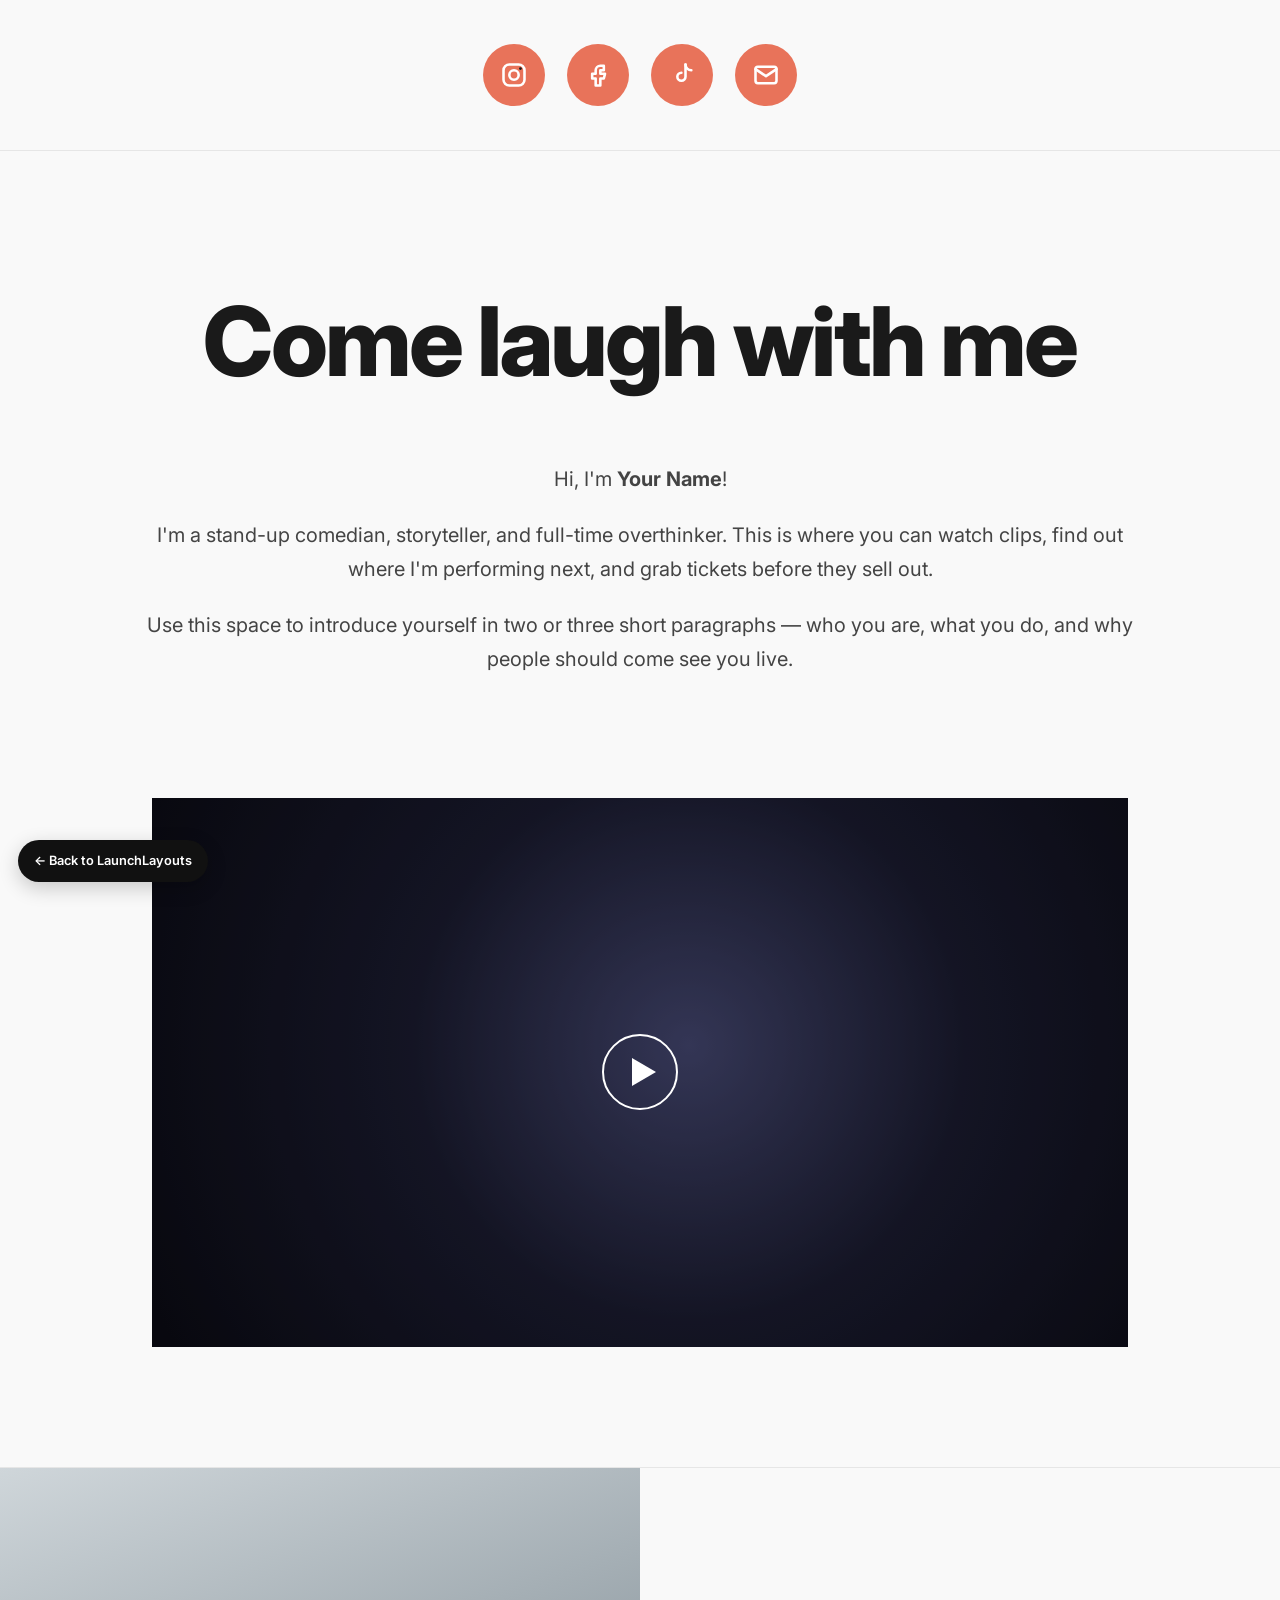
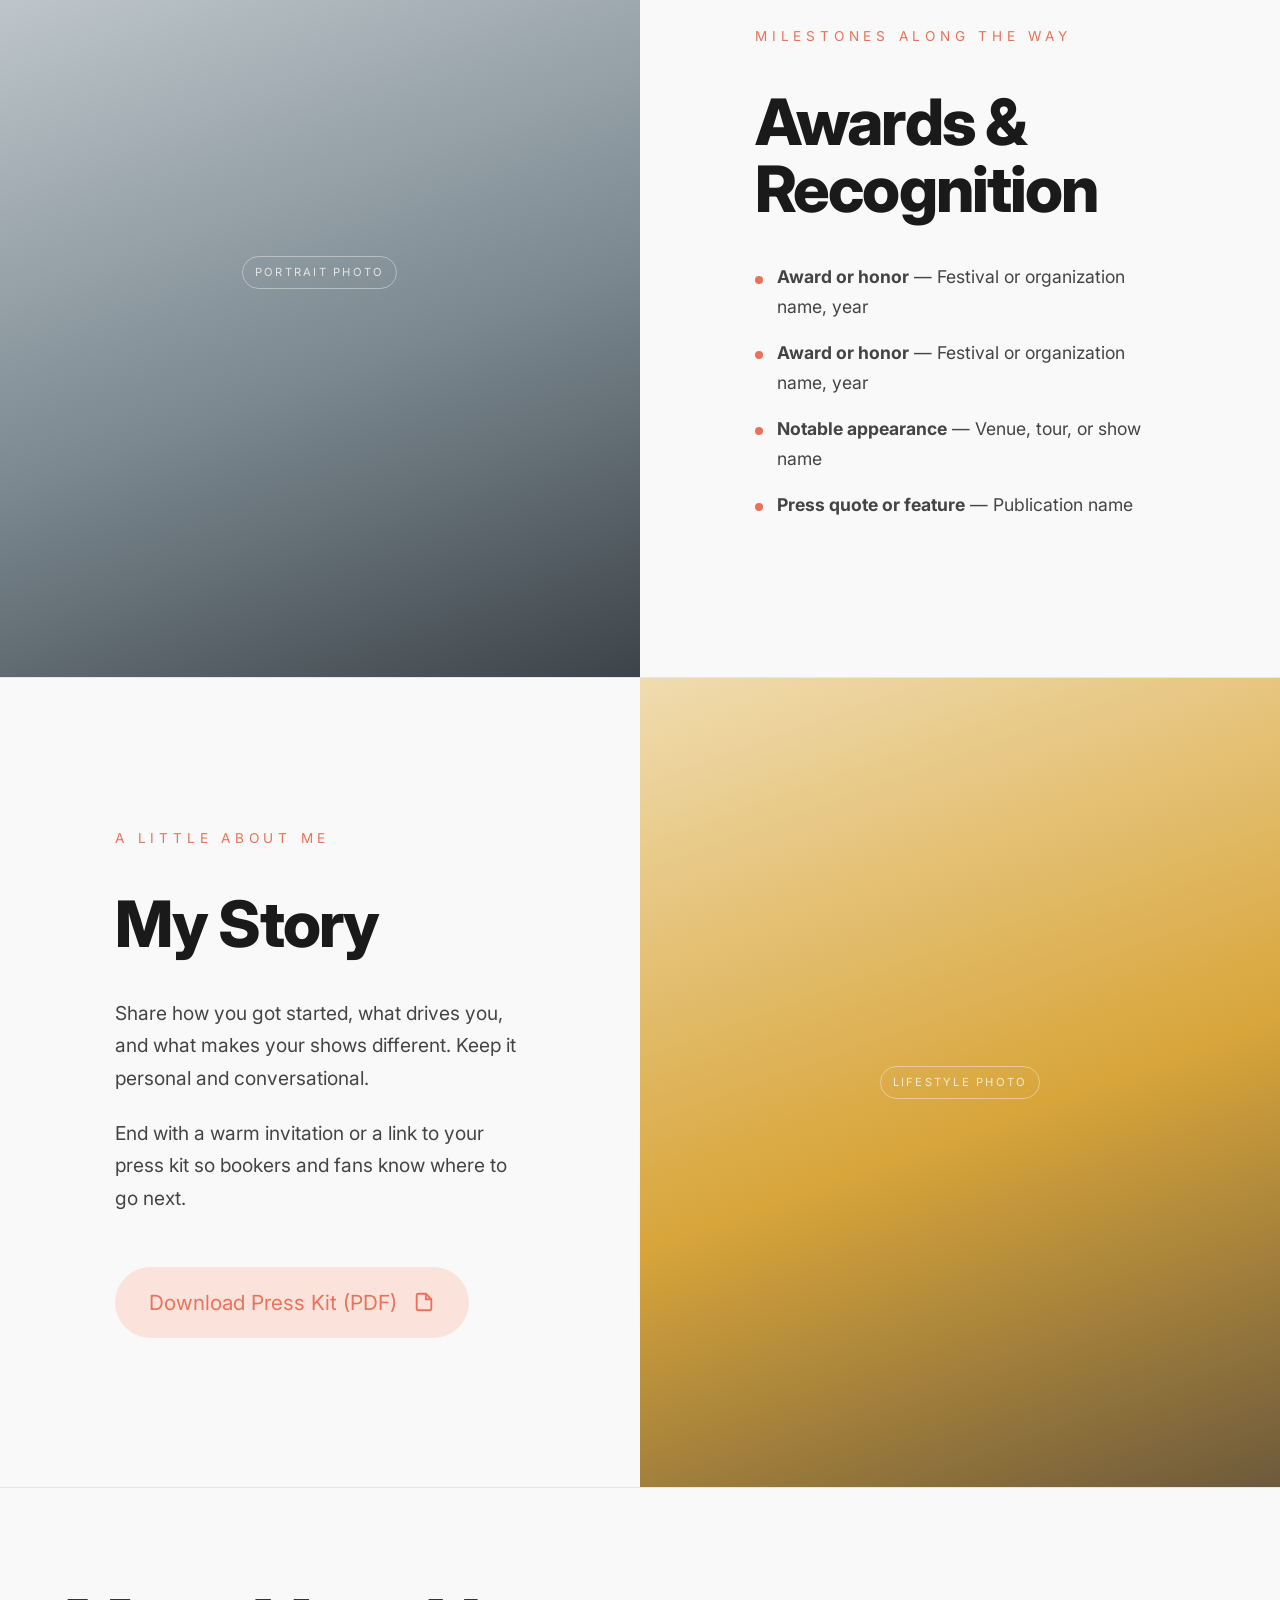
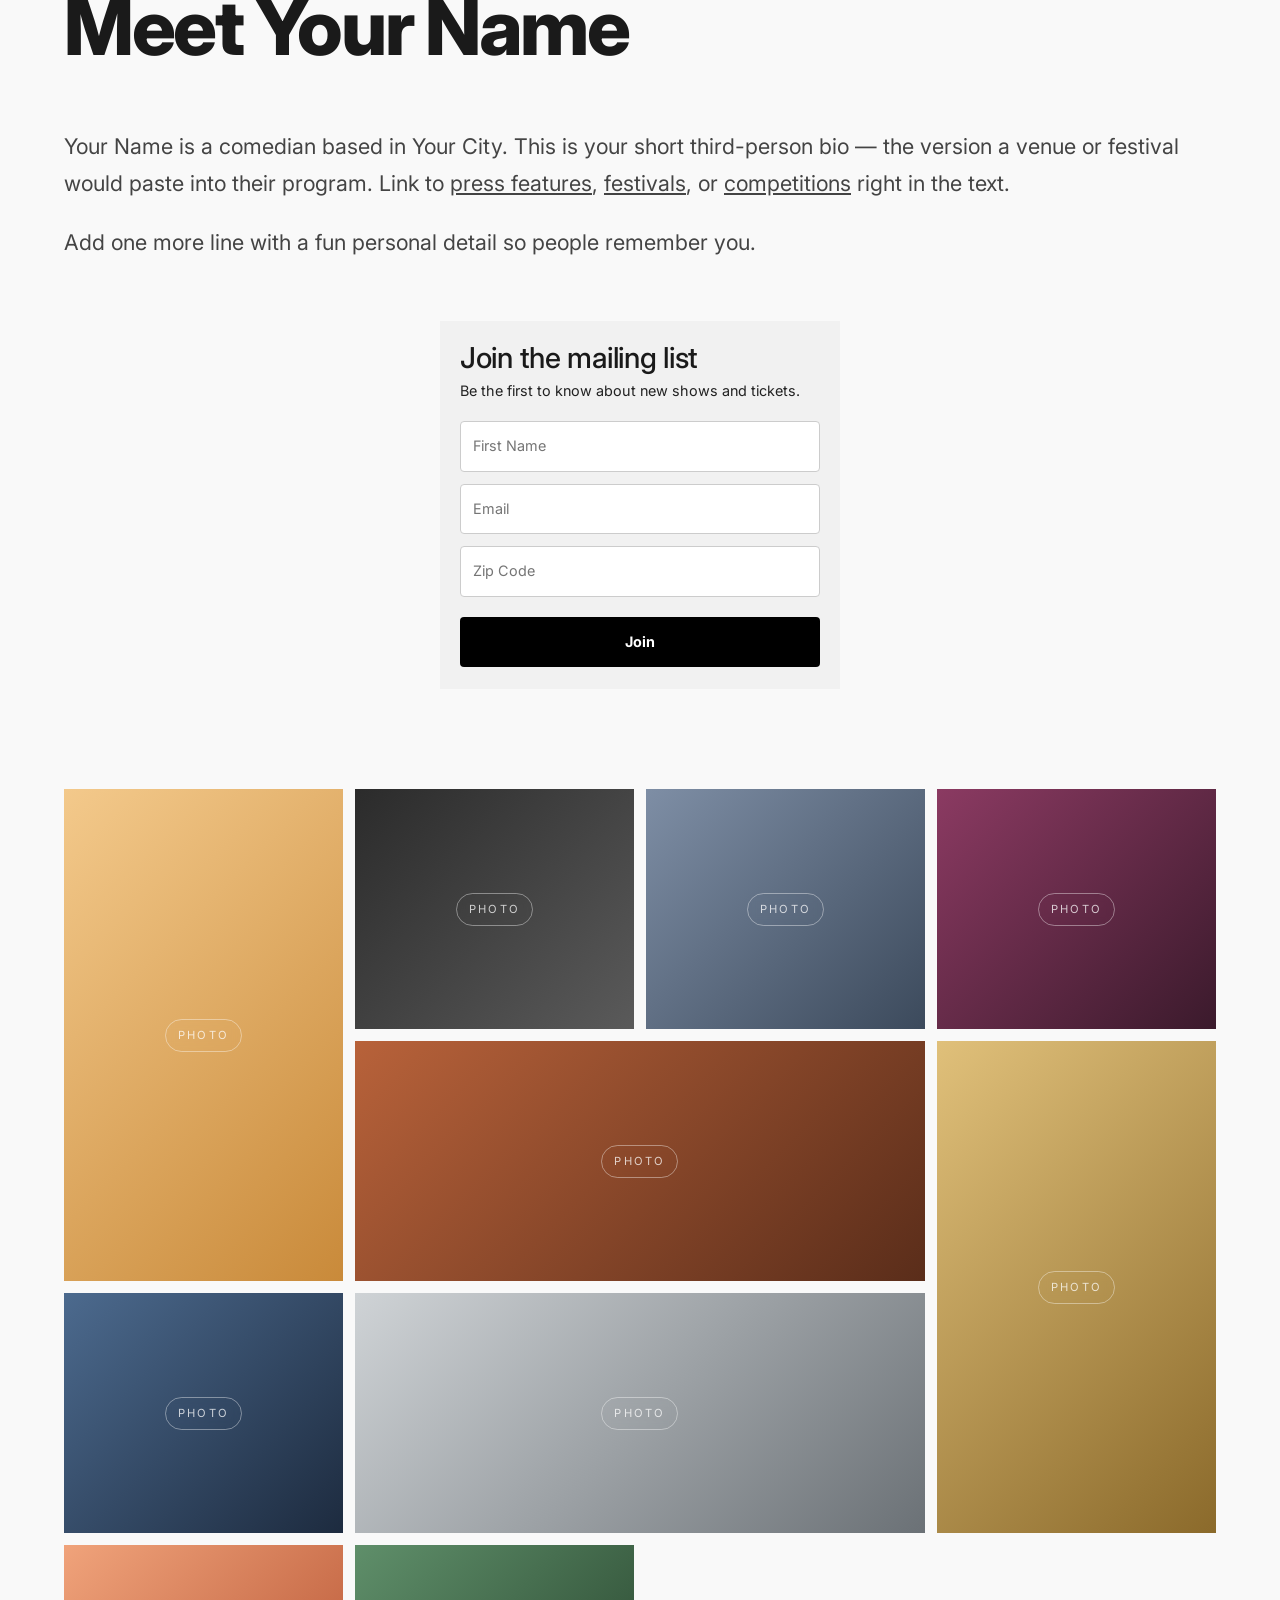
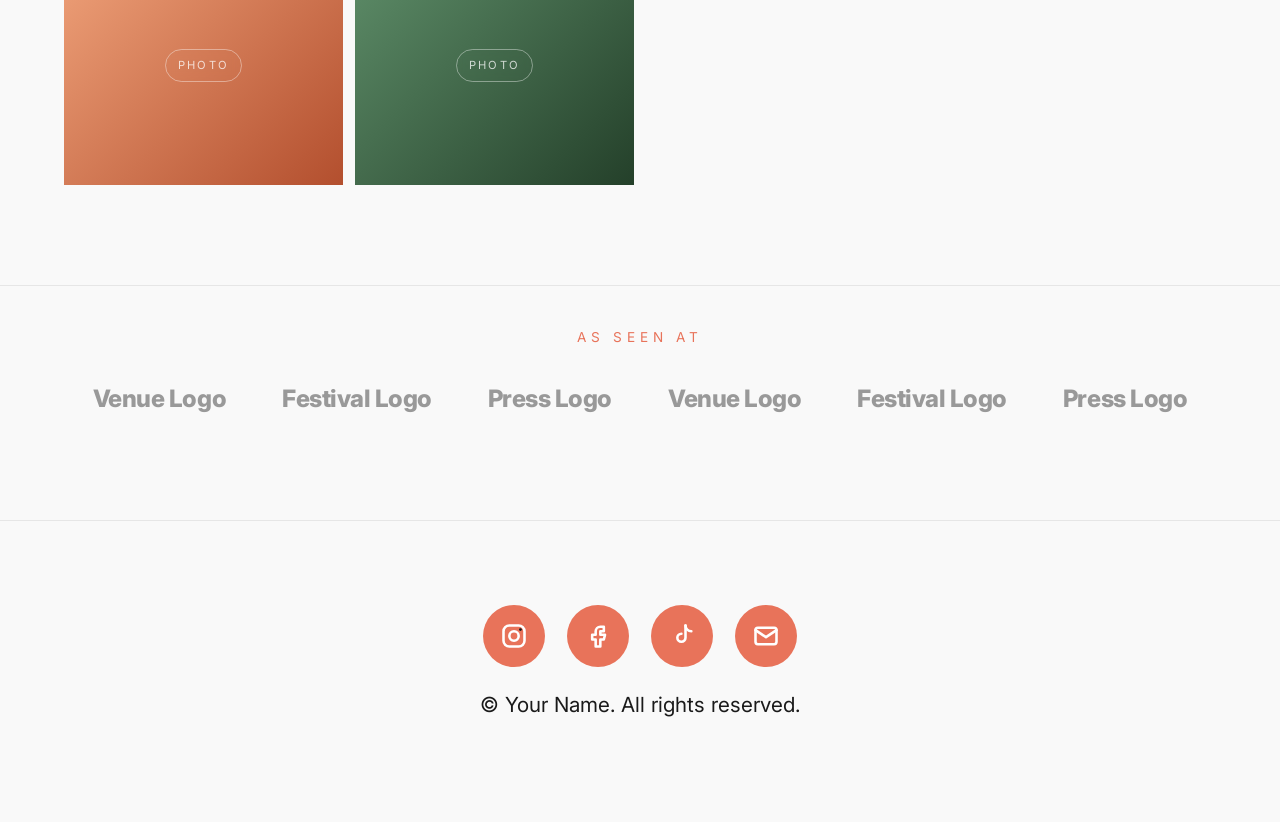
<file: templates/spotlight/index.html>
<!DOCTYPE html>
<html lang="en">
<head>
  <meta charset="UTF-8" />
  <meta name="viewport" content="width=device-width, initial-scale=1.0" />
  <title>Spotlight — Template by LaunchLayouts</title>
  <meta name="description" content="A warm, editorial one-page template for comedians, performers, speakers, and creators." />
  <link rel="preconnect" href="https://fonts.googleapis.com" />
  <link href="https://fonts.googleapis.com/css2?family=Inter:wght@400;500;600;700;800&display=swap" rel="stylesheet" />
  <link rel="stylesheet" href="style.css" />
</head>
<body>

  <a class="template-badge" href="../../index.html">← Back to LaunchLayouts</a>

  <!-- Social bar -->
  <header class="social-bar">
    <a href="#" aria-label="Instagram" class="social">
      <svg viewBox="0 0 24 24"><rect x="3" y="3" width="18" height="18" rx="5"/><circle cx="12" cy="12" r="4"/><circle cx="17.5" cy="6.5" r="1.2" fill="currentColor" stroke="none"/></svg>
    </a>
    <a href="#" aria-label="Facebook" class="social">
      <svg viewBox="0 0 24 24"><path d="M14 8h3V4h-3a4 4 0 0 0-4 4v3H7v4h3v6h4v-6h3l1-4h-4V8z"/></svg>
    </a>
    <a href="#" aria-label="TikTok" class="social">
      <svg viewBox="0 0 24 24"><path d="M15 3v10.5a3.5 3.5 0 1 1-3.5-3.5"/><path d="M15 3a5 5 0 0 0 5 5"/></svg>
    </a>
    <a href="#" aria-label="Email" class="social">
      <svg viewBox="0 0 24 24"><rect x="3" y="5" width="18" height="14" rx="2"/><path d="M3 7l9 6 9-6"/></svg>
    </a>
  </header>

  <!-- Hero -->
  <section class="hero">
    <h1>Come laugh with me</h1>
    <div class="hero-copy">
      <p>Hi, I'm <strong>Your Name</strong>!</p>
      <p>I'm a stand-up comedian, storyteller, and full-time overthinker. This is where you can watch clips, find out where I'm performing next, and grab tickets before they sell out.</p>
      <p>Use this space to introduce yourself in two or three short paragraphs — who you are, what you do, and why people should come see you live.</p>
    </div>
  </section>

  <!-- Video clip -->
  <section class="clips">
    <a href="#" class="clip" aria-label="Play video">
      <div class="clip-media ph ph-stage"></div>
      <span class="play"></span>
    </a>
  </section>

  <!-- Split: photo left, awards right -->
  <section class="split">
    <div class="split-media ph ph-portrait"><span class="ph-label">Portrait photo</span></div>
    <div class="split-text">
      <span class="kicker">Milestones along the way</span>
      <h2>Awards &amp; Recognition</h2>
      <ul class="awards">
        <li><strong>Award or honor</strong> — Festival or organization name, year</li>
        <li><strong>Award or honor</strong> — Festival or organization name, year</li>
        <li><strong>Notable appearance</strong> — Venue, tour, or show name</li>
        <li><strong>Press quote or feature</strong> — Publication name</li>
      </ul>
    </div>
  </section>

  <!-- Split: text left, photo right -->
  <section class="split reverse">
    <div class="split-media ph ph-chair"><span class="ph-label">Lifestyle photo</span></div>
    <div class="split-text">
      <span class="kicker">A little about me</span>
      <h2>My Story</h2>
      <p>Share how you got started, what drives you, and what makes your shows different. Keep it personal and conversational.</p>
      <p>End with a warm invitation or a link to your press kit so bookers and fans know where to go next.</p>
      <a href="#" class="btn-soft">Download Press Kit (PDF)
        <svg viewBox="0 0 24 24"><path d="M14 3H6a2 2 0 0 0-2 2v14a2 2 0 0 0 2 2h12a2 2 0 0 0 2-2V9z"/><path d="M14 3v6h6"/></svg>
      </a>
    </div>
  </section>

  <!-- About + signup -->
  <section class="about">
    <h2>Meet Your Name</h2>
    <p>Your Name is a comedian based in Your City. This is your short third-person bio — the version a venue or festival would paste into their program. Link to <a href="#">press features</a>, <a href="#">festivals</a>, or <a href="#">competitions</a> right in the text.</p>
    <p>Add one more line with a fun personal detail so people remember you.</p>

    <form class="signup" onsubmit="event.preventDefault(); this.querySelector('button').textContent='Thanks! ✓';">
      <h3>Join the mailing list</h3>
      <p>Be the first to know about new shows and tickets.</p>
      <input type="text" placeholder="First Name" required />
      <input type="email" placeholder="Email" required />
      <input type="text" placeholder="Zip Code" />
      <button type="submit">Join</button>
    </form>
  </section>

  <!-- Gallery -->
  <section class="gallery">
    <div class="ph ph-1 tall"><span class="ph-label">Photo</span></div>
    <div class="ph ph-2"><span class="ph-label">Photo</span></div>
    <div class="ph ph-3"><span class="ph-label">Photo</span></div>
    <div class="ph ph-4 wide"><span class="ph-label">Photo</span></div>
    <div class="ph ph-5"><span class="ph-label">Photo</span></div>
    <div class="ph ph-6 tall"><span class="ph-label">Photo</span></div>
    <div class="ph ph-7"><span class="ph-label">Photo</span></div>
    <div class="ph ph-8 wide"><span class="ph-label">Photo</span></div>
    <div class="ph ph-9"><span class="ph-label">Photo</span></div>
    <div class="ph ph-10"><span class="ph-label">Photo</span></div>
  </section>

  <!-- Press logos -->
  <section class="press">
    <span class="kicker center">As seen at</span>
    <div class="logos">
      <span>Venue Logo</span>
      <span>Festival Logo</span>
      <span>Press Logo</span>
      <span>Venue Logo</span>
      <span>Festival Logo</span>
      <span>Press Logo</span>
    </div>
  </section>

  <!-- Footer -->
  <footer>
    <div class="social-bar footer-social">
      <a href="#" aria-label="Instagram" class="social"><svg viewBox="0 0 24 24"><rect x="3" y="3" width="18" height="18" rx="5"/><circle cx="12" cy="12" r="4"/><circle cx="17.5" cy="6.5" r="1.2" fill="currentColor" stroke="none"/></svg></a>
      <a href="#" aria-label="Facebook" class="social"><svg viewBox="0 0 24 24"><path d="M14 8h3V4h-3a4 4 0 0 0-4 4v3H7v4h3v6h4v-6h3l1-4h-4V8z"/></svg></a>
      <a href="#" aria-label="TikTok" class="social"><svg viewBox="0 0 24 24"><path d="M15 3v10.5a3.5 3.5 0 1 1-3.5-3.5"/><path d="M15 3a5 5 0 0 0 5 5"/></svg></a>
      <a href="#" aria-label="Email" class="social"><svg viewBox="0 0 24 24"><rect x="3" y="5" width="18" height="14" rx="2"/><path d="M3 7l9 6 9-6"/></svg></a>
    </div>
    <p>© Your Name. All rights reserved.</p>
  </footer>

</body>
</html>
</file>
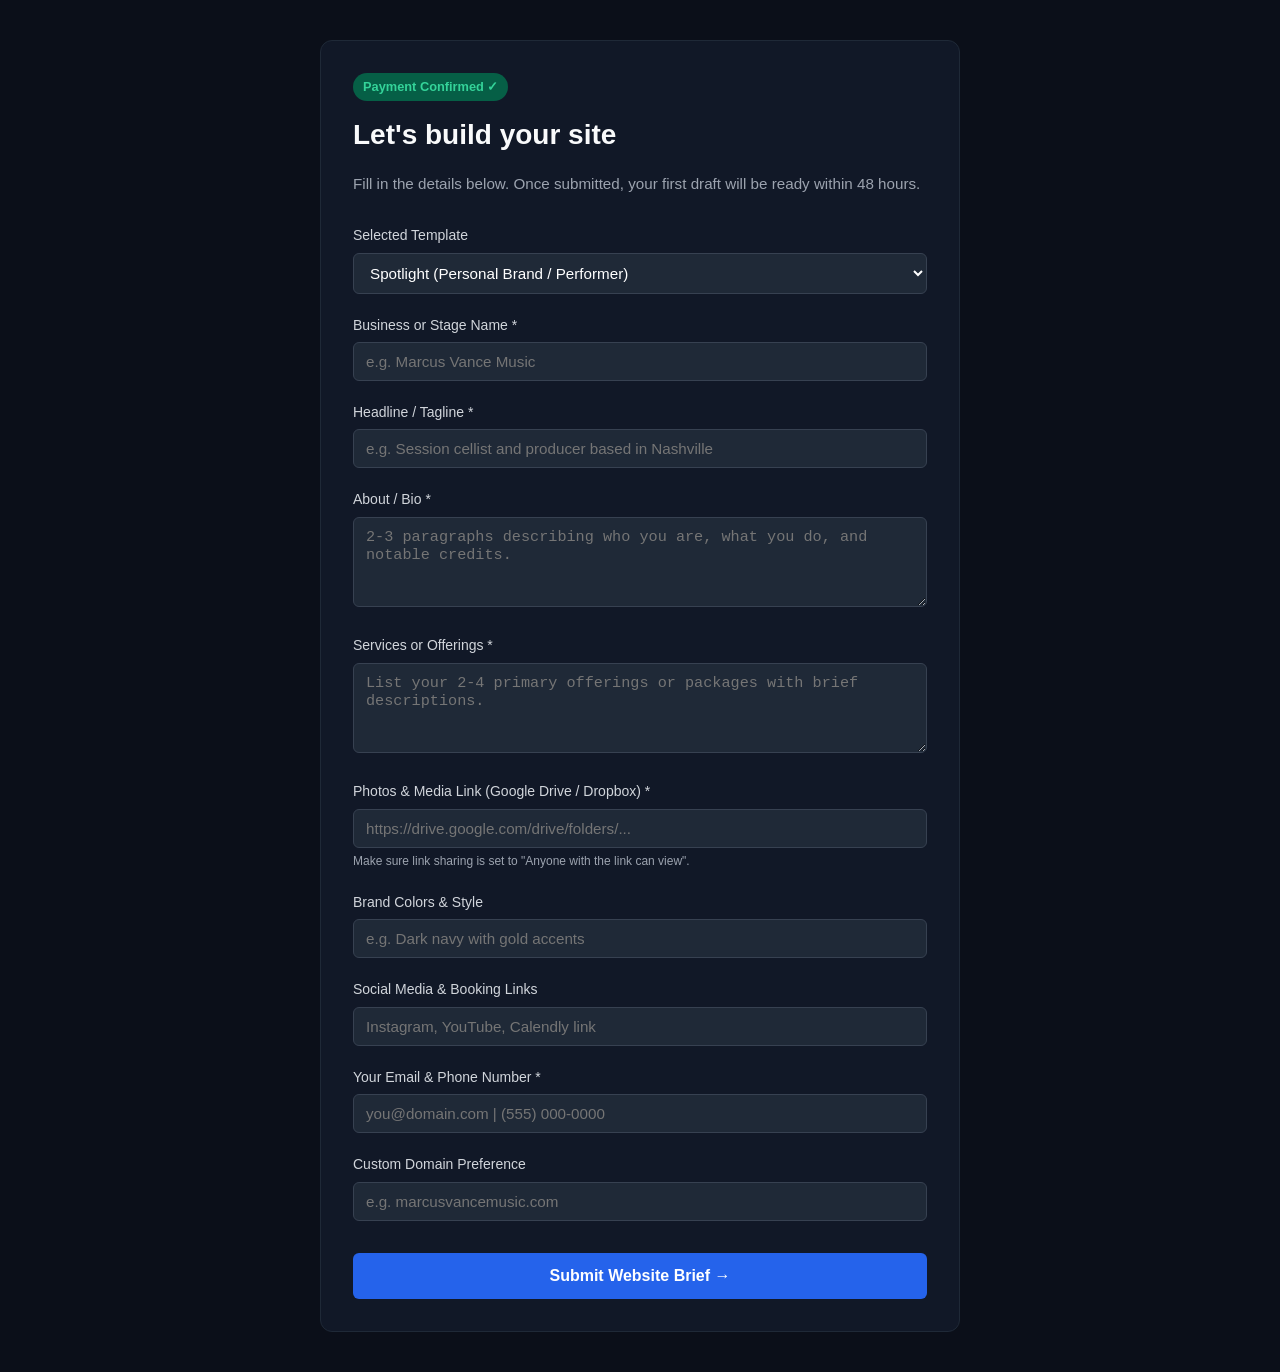
<file: intake.html>
<!DOCTYPE html>
<html lang="en">
<head>
  <meta charset="UTF-8">
  <meta name="viewport" content="width=device-width, initial-scale=1.0">
  <title>Website Brief — LaunchLayouts</title>
  <link rel="stylesheet" href="assets/site.css">
  <style>
    body {
      background-color: #0b0f19;
      color: #e5e7eb;
      font-family: -apple-system, BlinkMacSystemFont, "Segoe UI", Roboto, sans-serif;
      margin: 0;
      padding: 40px 16px;
    }
    .intake-wrapper {
      max-width: 640px;
      margin: 0 auto;
      background: #111827;
      border: 1px solid #1f2937;
      border-radius: 12px;
      padding: 32px;
    }
    .badge {
      display: inline-block;
      background: #065f46;
      color: #34d399;
      font-size: 0.8rem;
      font-weight: 600;
      padding: 4px 10px;
      border-radius: 9999px;
      margin-bottom: 12px;
    }
    h1 { margin: 0 0 8px; font-size: 1.75rem; color: #f9fafb; }
    p.lead { color: #9ca3af; font-size: 0.95rem; margin-bottom: 28px; line-height: 1.5; }
    .field { margin-bottom: 20px; }
    label { display: block; font-size: 0.875rem; font-weight: 500; margin-bottom: 6px; color: #d1d5db; }
    .hint { font-size: 0.75rem; color: #9ca3af; margin-top: 4px; }
    input[type="text"], input[type="email"], input[type="url"], input[type="tel"], textarea, select {
      width: 100%;
      box-sizing: border-box;
      background: #1f2937;
      border: 1px solid #374151;
      border-radius: 6px;
      padding: 10px 12px;
      color: #ffffff;
      font-size: 0.95rem;
    }
    input:focus, textarea:focus, select:focus {
      outline: none;
      border-color: #3b82f6;
    }
    textarea { resize: vertical; min-height: 90px; }
    .btn-submit {
      width: 100%;
      background: #2563eb;
      color: #ffffff;
      border: none;
      padding: 14px;
      border-radius: 6px;
      font-size: 1rem;
      font-weight: 600;
      cursor: pointer;
      margin-top: 12px;
      transition: background 0.2s;
    }
    .btn-submit:hover { background: #1d4ed8; }
  </style>
</head>
<body>

<main class="intake-wrapper">
  <span class="badge">Payment Confirmed ✓</span>
  <h1>Let's build your site</h1>
  <p class="lead">Fill in the details below. Once submitted, your first draft will be ready within 48 hours.</p>

  <!-- We will link your Formspree or Tally endpoint here -->
  <form id="brief-form" action="https://formspree.io/f/YOUR_ENDPOINT_HERE" method="POST">
    
    <!-- Stripe Session & Tier info passed automatically -->
    <input type="hidden" name="stripe_session_id" id="stripe_session_id">
    <input type="hidden" name="tier" id="tier">
    
    <div class="field">
      <label for="template">Selected Template</label>
      <select name="template" id="template" required>
        <option value="spotlight">Spotlight (Personal Brand / Performer)</option>
        <option value="encore">Encore (Singer / Band)</option>
        <option value="clarity">Clarity (Coach / Consultant)</option>
      </select>
    </div>

    <div class="field">
      <label for="business_name">Business or Stage Name *</label>
      <input type="text" id="business_name" name="business_name" placeholder="e.g. Marcus Vance Music" required>
    </div>

    <div class="field">
      <label for="tagline">Headline / Tagline *</label>
      <input type="text" id="tagline" name="tagline" placeholder="e.g. Session cellist and producer based in Nashville" required>
    </div>

    <div class="field">
      <label for="about_text">About / Bio *</label>
      <textarea id="about_text" name="about_text" placeholder="2-3 paragraphs describing who you are, what you do, and notable credits." required></textarea>
    </div>

    <div class="field">
      <label for="offerings">Services or Offerings *</label>
      <textarea id="offerings" name="offerings" placeholder="List your 2-4 primary offerings or packages with brief descriptions." required></textarea>
    </div>

    <div class="field">
      <label for="photos_link">Photos & Media Link (Google Drive / Dropbox) *</label>
      <input type="url" id="photos_link" name="photos_link" placeholder="https://drive.google.com/drive/folders/..." required>
      <div class="hint">Make sure link sharing is set to "Anyone with the link can view".</div>
    </div>

    <div class="field">
      <label for="brand_colors">Brand Colors & Style</label>
      <input type="text" id="brand_colors" name="brand_colors" placeholder="e.g. Dark navy with gold accents">
    </div>

    <div class="field">
      <label for="social_links">Social Media & Booking Links</label>
      <input type="text" id="social_links" name="social_links" placeholder="Instagram, YouTube, Calendly link">
    </div>

    <div class="field">
      <label for="client_contact">Your Email & Phone Number *</label>
      <input type="text" id="client_contact" name="client_contact" placeholder="you@domain.com | (555) 000-0000" required>
    </div>

    <div class="field">
      <label for="domain_preference">Custom Domain Preference</label>
      <input type="text" id="domain_preference" name="domain_preference" placeholder="e.g. marcusvancemusic.com">
    </div>

    <button type="submit" class="btn-submit">Submit Website Brief →</button>
  </form>
</main>

<script>
  // Read params passed from Stripe checkout redirect
  const params = new URLSearchParams(window.location.search);
  const templateParam = params.get('template');
  const sessionParam = params.get('session_id');
  const tierParam = params.get('tier');

  if (templateParam) {
    const templateSelect = document.getElementById('template');
    if (templateSelect) templateSelect.value = templateParam.toLowerCase();
  }
  if (sessionParam) {
    document.getElementById('stripe_session_id').value = sessionParam;
  }
  if (tierParam) {
    document.getElementById('tier').value = tierParam;
  }
</script>

</body>
</html>
</file>
<file: assets/site.css>
:root {
  --bg: #0f0f10;
  --bg-soft: #17171a;
  --card: #1d1d21;
  --text: #f4f4f5;
  --muted: #a1a1aa;
  --accent: #e8735a;
  --accent-soft: rgba(232, 115, 90, 0.15);
  --border: #2a2a30;
  --radius: 16px;
  --max: 1160px;
}

* { box-sizing: border-box; }

html { scroll-behavior: smooth; }

body {
  margin: 0;
  font-family: "Inter", -apple-system, BlinkMacSystemFont, "Segoe UI", Roboto, sans-serif;
  background: var(--bg);
  color: var(--text);
  line-height: 1.6;
  -webkit-font-smoothing: antialiased;
}

a { color: inherit; text-decoration: none; }
img { max-width: 100%; display: block; }

.container {
  width: min(var(--max), calc(100% - 48px));
  margin: 0 auto;
}

/* Nav */
.nav {
  position: sticky;
  top: 0;
  z-index: 10;
  background: rgba(15, 15, 16, 0.85);
  backdrop-filter: blur(12px);
  border-bottom: 1px solid var(--border);
}

.nav .container {
  display: flex;
  align-items: center;
  justify-content: space-between;
  height: 68px;
}

.logo {
  font-weight: 800;
  font-size: 1.15rem;
  letter-spacing: -0.02em;
  display: flex;
  align-items: center;
  gap: 10px;
}

.logo-mark {
  width: 30px;
  height: 30px;
  border-radius: 9px;
  background: linear-gradient(135deg, var(--accent), #f2a58f);
  display: grid;
  place-items: center;
}

.logo-mark svg { width: 16px; height: 16px; }

.nav-links {
  display: flex;
  gap: 28px;
  font-size: 0.95rem;
  color: var(--muted);
}

.nav-links a:hover { color: var(--text); }

.btn {
  display: inline-flex;
  align-items: center;
  gap: 8px;
  padding: 12px 22px;
  border-radius: 999px;
  font-weight: 600;
  font-size: 0.95rem;
  transition: transform 0.15s ease, background 0.15s ease, opacity 0.15s ease;
  border: 1px solid transparent;
  cursor: pointer;
}

.btn:hover { transform: translateY(-1px); }

.btn-primary { background: var(--accent); color: #fff; }
.btn-primary:hover { background: #f08268; }

.btn-ghost {
  border-color: var(--border);
  color: var(--text);
  background: transparent;
}
.btn-ghost:hover { background: var(--bg-soft); }

.btn-sm { padding: 9px 16px; font-size: 0.875rem; }

/* Hero */
.hero {
  padding: 110px 0 80px;
  text-align: center;
  position: relative;
  overflow: hidden;
}

.hero::before {
  content: "";
  position: absolute;
  inset: -40% -20% auto;
  height: 600px;
  background: radial-gradient(ellipse at center, var(--accent-soft), transparent 60%);
  pointer-events: none;
}

.eyebrow {
  display: inline-block;
  font-size: 0.75rem;
  letter-spacing: 0.22em;
  text-transform: uppercase;
  color: var(--accent);
  font-weight: 600;
  margin-bottom: 22px;
}

.hero h1 {
  font-size: clamp(2.6rem, 6vw, 4.6rem);
  line-height: 1.05;
  letter-spacing: -0.035em;
  font-weight: 800;
  margin: 0 auto 24px;
  max-width: 820px;
}

.hero p {
  font-size: 1.2rem;
  color: var(--muted);
  max-width: 620px;
  margin: 0 auto 36px;
}

.hero-actions { display: flex; gap: 14px; justify-content: center; flex-wrap: wrap; }

/* Sections */
.section { padding: 90px 0; }
.section-alt { background: var(--bg-soft); border-top: 1px solid var(--border); border-bottom: 1px solid var(--border); }

.section-head { max-width: 640px; margin-bottom: 52px; }
.section-head.center { margin-left: auto; margin-right: auto; text-align: center; }

.section-head h2 {
  font-size: clamp(2rem, 4vw, 2.9rem);
  letter-spacing: -0.03em;
  line-height: 1.1;
  margin: 0 0 16px;
  font-weight: 800;
}

.section-head p { color: var(--muted); font-size: 1.08rem; margin: 0; }

/* Template grid */
.template-grid {
  display: grid;
  grid-template-columns: repeat(auto-fit, minmax(320px, 1fr));
  gap: 28px;
}

.template-card {
  background: var(--card);
  border: 1px solid var(--border);
  border-radius: var(--radius);
  overflow: hidden;
  display: flex;
  flex-direction: column;
  transition: transform 0.2s ease, border-color 0.2s ease;
}

.template-card:hover { transform: translateY(-4px); border-color: #3a3a42; }

.template-preview {
  aspect-ratio: 16 / 10;
  background: #fafafa;
  position: relative;
  overflow: hidden;
  border-bottom: 1px solid var(--border);
}

.template-preview iframe {
  width: 200%;
  height: 200%;
  transform: scale(0.5);
  transform-origin: 0 0;
  border: 0;
  pointer-events: none;
}

.template-preview .overlay {
  position: absolute;
  inset: 0;
  display: grid;
  place-items: center;
  background: rgba(15, 15, 16, 0);
  transition: background 0.2s ease;
}

.template-card:hover .overlay { background: rgba(15, 15, 16, 0.55); }

.template-preview .overlay .btn {
  opacity: 0;
  transition: opacity 0.2s ease;
}

.template-card:hover .overlay .btn { opacity: 1; }

.template-body { padding: 22px 24px 26px; display: flex; flex-direction: column; gap: 10px; flex: 1; }

.template-body h3 { margin: 0; font-size: 1.25rem; letter-spacing: -0.02em; }
.template-body p { margin: 0; color: var(--muted); font-size: 0.95rem; flex: 1; }

.tags { display: flex; gap: 8px; flex-wrap: wrap; }

.tag {
  font-size: 0.72rem;
  padding: 4px 10px;
  border-radius: 999px;
  background: var(--accent-soft);
  color: var(--accent);
  font-weight: 600;
  letter-spacing: 0.03em;
}

.template-actions { display: flex; gap: 10px; margin-top: 8px; }

.coming-soon .template-preview {
  background: repeating-linear-gradient(45deg, #1a1a1e 0 12px, #1f1f24 12px 24px);
  display: grid;
  place-items: center;
}

.coming-soon-label {
  border: 1px dashed #3a3a42;
  color: var(--muted);
  padding: 12px 20px;
  border-radius: 999px;
  font-size: 0.85rem;
  letter-spacing: 0.1em;
  text-transform: uppercase;
}

/* Process */
.steps {
  display: grid;
  grid-template-columns: repeat(auto-fit, minmax(240px, 1fr));
  gap: 24px;
}

.step {
  background: var(--card);
  border: 1px solid var(--border);
  border-radius: var(--radius);
  padding: 28px;
}

.step-num {
  width: 40px;
  height: 40px;
  border-radius: 12px;
  background: var(--accent-soft);
  color: var(--accent);
  display: grid;
  place-items: center;
  font-weight: 700;
  margin-bottom: 18px;
}

.step h3 { margin: 0 0 8px; font-size: 1.1rem; }
.step p { margin: 0; color: var(--muted); font-size: 0.95rem; }

/* Pricing */
.pricing {
  display: grid;
  grid-template-columns: repeat(auto-fit, minmax(280px, 1fr));
  gap: 24px;
}

.price-card {
  background: var(--card);
  border: 1px solid var(--border);
  border-radius: var(--radius);
  padding: 32px;
  display: flex;
  flex-direction: column;
  gap: 18px;
}

.price-card.featured { border-color: var(--accent); position: relative; }

.price-card.featured::before {
  content: "Most popular";
  position: absolute;
  top: -12px;
  left: 24px;
  background: var(--accent);
  color: #fff;
  font-size: 0.7rem;
  font-weight: 700;
  letter-spacing: 0.1em;
  text-transform: uppercase;
  padding: 4px 12px;
  border-radius: 999px;
}

.price-card h3 { margin: 0; font-size: 1.15rem; }
.price { font-size: 2.4rem; font-weight: 800; letter-spacing: -0.03em; }
.price span { font-size: 1rem; color: var(--muted); font-weight: 500; }

.price-card ul { list-style: none; padding: 0; margin: 0; display: grid; gap: 10px; color: var(--muted); font-size: 0.95rem; flex: 1; }
.price-card li::before { content: "✓"; color: var(--accent); margin-right: 10px; font-weight: 700; }

/* Contact */
.contact-card {
  background: linear-gradient(135deg, var(--card), #24242a);
  border: 1px solid var(--border);
  border-radius: 24px;
  padding: 64px 40px;
  text-align: center;
}

.contact-card h2 { font-size: clamp(2rem, 4vw, 2.8rem); letter-spacing: -0.03em; margin: 0 0 14px; }
.contact-card p { color: var(--muted); max-width: 520px; margin: 0 auto 30px; }

/* Footer */
footer {
  border-top: 1px solid var(--border);
  padding: 40px 0;
  color: var(--muted);
  font-size: 0.9rem;
}

footer .container { display: flex; justify-content: space-between; align-items: center; flex-wrap: wrap; gap: 16px; }

@media (max-width: 720px) {
  .nav-links { display: none; }
  .hero { padding: 80px 0 60px; }
  .section { padding: 64px 0; }
  .contact-card { padding: 48px 24px; }
}
</file>
<file: templates/clarity/style.css>
:root {
  --bg: #fbfaf7;
  --soft: #f1efe8;
  --ink: #1b2a2f;
  --muted: #5d6b70;
  --line: #e2ded4;
  --brand: #2f5d5a;
  --brand-2: #c9a96e;
  --white: #ffffff;
  --r: 20px;
}

* { box-sizing: border-box; }
html { scroll-behavior: smooth; }

body {
  margin: 0;
  background: var(--bg);
  color: var(--ink);
  font-family: "Manrope", -apple-system, sans-serif;
  line-height: 1.65;
  -webkit-font-smoothing: antialiased;
}

a { color: inherit; text-decoration: none; }
h1, h2, h3 {
  font-family: "Fraunces", Georgia, serif;
  font-weight: 500;
  letter-spacing: -0.02em;
  line-height: 1.1;
  margin: 0;
}
h1 em { font-style: italic; color: var(--brand); }

.wrap { width: min(1140px, calc(100% - 48px)); margin: 0 auto; }

.template-badge {
  position: fixed; bottom: 18px; left: 18px; z-index: 50;
  background: var(--ink); color: #fff; font-size: 0.8rem; font-weight: 600;
  padding: 10px 16px; border-radius: 999px;
  box-shadow: 0 6px 20px rgba(0,0,0,0.2);
}

/* Placeholders */
.ph { position: relative; display: grid; place-items: center; overflow: hidden; background: #ccc; }
.ph-label {
  font-size: 0.7rem; letter-spacing: 0.2em; text-transform: uppercase;
  color: rgba(255,255,255,0.85); border: 1px solid rgba(255,255,255,0.5);
  padding: 6px 12px; border-radius: 999px;
}
.ph-hero  { background: linear-gradient(160deg, #d7cdb8 0%, #8f9e92 60%, #2f5d5a 100%); }
.ph-about { background: linear-gradient(160deg, #e3dccb 0%, #a8b3a5 100%); }
.ph-a1 { background: #8f9e92; }
.ph-a2 { background: #c9a96e; }
.ph-a3 { background: #2f5d5a; }

/* Buttons */
.btn {
  display: inline-flex; align-items: center; justify-content: center;
  padding: 13px 26px; border-radius: 999px;
  background: var(--brand); color: #fff;
  font-weight: 600; font-size: 0.95rem;
  border: 1px solid var(--brand);
  cursor: pointer; font-family: inherit;
  transition: transform 0.15s, background 0.15s;
}
.btn:hover { background: #24494a; transform: translateY(-1px); }
.btn.ghost { background: transparent; color: var(--brand); }
.btn.ghost:hover { background: rgba(47,93,90,0.08); }
.btn.light { background: #fff; color: var(--brand); border-color: #fff; }
.btn.light:hover { background: var(--soft); }

.link-arrow { font-weight: 600; color: var(--brand); }
.link-arrow::after { content: " →"; transition: margin-left 0.15s; }
.link-arrow:hover::after { margin-left: 4px; }

.eyebrow {
  font-size: 0.75rem; letter-spacing: 0.2em; text-transform: uppercase;
  font-weight: 700; color: var(--brand); margin: 0 0 14px;
}
.eyebrow.center { text-align: center; }
.eyebrow.light { color: var(--brand-2); }

/* Nav */
.nav {
  position: sticky; top: 0; z-index: 20;
  background: rgba(251,250,247,0.85);
  backdrop-filter: blur(10px);
  border-bottom: 1px solid var(--line);
}
.nav-inner { display: flex; align-items: center; justify-content: space-between; height: 72px; }
.brand { font-family: "Fraunces", serif; font-size: 1.35rem; font-weight: 600; }
.brand span { color: var(--brand-2); }
.links { display: flex; gap: 28px; font-size: 0.92rem; color: var(--muted); font-weight: 500; }
.links a:hover { color: var(--ink); }

/* Hero */
.hero { padding: 90px 0 70px; }
.hero-grid { display: grid; grid-template-columns: 1.1fr 0.9fr; gap: 64px; align-items: center; }
.hero h1 { font-size: clamp(2.6rem, 5vw, 4.2rem); margin-bottom: 24px; }
.lead { font-size: 1.15rem; color: var(--muted); margin: 0 0 32px; max-width: 520px; }
.hero-actions { display: flex; align-items: center; gap: 24px; flex-wrap: wrap; margin-bottom: 40px; }
.trust { list-style: none; padding: 0; margin: 0; display: flex; gap: 32px; font-size: 0.9rem; color: var(--muted); }
.trust strong { display: block; font-size: 1.3rem; color: var(--ink); font-family: "Fraunces", serif; font-weight: 500; }

.hero-media { position: relative; }
.hero-media .ph-hero { aspect-ratio: 4 / 5; border-radius: var(--r) var(--r) 120px var(--r); }
.float-card {
  position: absolute; bottom: 32px; left: -48px;
  background: var(--white); border-radius: 16px; padding: 22px 24px 18px;
  max-width: 280px; box-shadow: 0 20px 50px rgba(27,42,47,0.12);
}
.quote-mark { font-family: "Fraunces", serif; font-size: 3rem; line-height: 0.5; color: var(--brand-2); display: block; margin-bottom: 10px; }
.float-card p { margin: 0 0 10px; font-size: 0.95rem; font-weight: 500; }
.who { font-size: 0.8rem; color: var(--muted); }

/* Logos strip */
.logos-strip { padding: 40px 0; border-top: 1px solid var(--line); border-bottom: 1px solid var(--line); }
.logos { display: flex; justify-content: center; gap: 56px; flex-wrap: wrap; font-family: "Fraunces", serif; font-size: 1.25rem; color: #b7b2a5; margin-top: 8px; }

/* Sections */
.section { padding: 110px 0; }
.soft { background: var(--soft); }
.head { max-width: 560px; margin-bottom: 56px; }
.head.center { margin-left: auto; margin-right: auto; text-align: center; }
.head h2 { font-size: clamp(2.1rem, 4vw, 3rem); }
.sub { color: var(--muted); margin: 20px 0 0; }

/* Cards */
.cards { display: grid; grid-template-columns: repeat(3, 1fr); gap: 24px; }
.card {
  background: var(--white); border: 1px solid var(--line); border-radius: var(--r);
  padding: 36px 32px;
  transition: transform 0.2s, box-shadow 0.2s;
}
.card:hover { transform: translateY(-4px); box-shadow: 0 20px 40px rgba(27,42,47,0.08); }
.card.featured { background: var(--brand); color: #fff; border-color: var(--brand); }
.card.featured p, .card.featured li { color: rgba(255,255,255,0.8); }
.icon {
  width: 44px; height: 44px; border-radius: 12px; display: grid; place-items: center;
  background: var(--soft); color: var(--brand);
  font-family: "Fraunces", serif; font-weight: 600; margin-bottom: 24px;
}
.card.featured .icon { background: rgba(255,255,255,0.15); color: var(--brand-2); }
.card h3 { font-size: 1.5rem; margin-bottom: 12px; }
.card p { color: var(--muted); margin: 0 0 22px; font-size: 0.97rem; }
.card ul { list-style: none; margin: 0; padding: 0; display: grid; gap: 8px; font-size: 0.92rem; color: var(--muted); }
.card li::before { content: "—"; margin-right: 10px; color: var(--brand-2); }

/* Process */
.process-grid { display: grid; grid-template-columns: 1fr 1.2fr; gap: 80px; align-items: start; }
.sticky { position: sticky; top: 110px; margin-bottom: 0; }
.timeline { list-style: none; margin: 0; padding: 0 0 0 32px; border-left: 2px solid var(--line); display: grid; gap: 48px; }
.timeline li { position: relative; }
.timeline li::before {
  content: ""; position: absolute; left: -41px; top: 6px;
  width: 16px; height: 16px; border-radius: 50%;
  background: var(--brand-2); border: 4px solid var(--soft);
}
.step { font-size: 0.75rem; letter-spacing: 0.2em; text-transform: uppercase; color: var(--muted); font-weight: 700; }
.timeline h3 { font-size: 1.6rem; margin: 8px 0 10px; }
.timeline p { margin: 0; color: var(--muted); }

/* Testimonials */
.testimonials { display: grid; grid-template-columns: repeat(3, 1fr); gap: 24px; }
blockquote {
  margin: 0; background: var(--white); border: 1px solid var(--line); border-radius: var(--r);
  padding: 32px; display: flex; flex-direction: column; gap: 24px;
}
blockquote p { margin: 0; font-family: "Fraunces", serif; font-size: 1.15rem; line-height: 1.5; flex: 1; }
blockquote footer { display: flex; align-items: center; gap: 14px; }
.avatar { width: 46px; height: 46px; border-radius: 50%; flex-shrink: 0; }
blockquote footer div { display: flex; flex-direction: column; font-size: 0.9rem; line-height: 1.35; }
blockquote footer span:not(.avatar) { color: var(--muted); font-size: 0.82rem; }

/* About */
.about-grid { display: grid; grid-template-columns: 0.8fr 1.2fr; gap: 72px; align-items: center; }
.about-media { aspect-ratio: 4 / 5; border-radius: 120px var(--r) var(--r) var(--r); }
.about-grid h2 { font-size: clamp(2.1rem, 4vw, 3rem); margin-bottom: 22px; }
.about-grid p { color: var(--muted); margin: 0 0 18px; }
.creds { display: flex; gap: 10px; flex-wrap: wrap; margin-top: 10px; }
.creds span { padding: 7px 14px; border-radius: 999px; border: 1px solid var(--line); background: var(--white); font-size: 0.82rem; font-weight: 600; }

/* Packages */
.packages { display: grid; grid-template-columns: repeat(3, 1fr); gap: 24px; align-items: stretch; }
.pkg {
  position: relative;
  background: var(--white); border: 1px solid var(--line); border-radius: var(--r);
  padding: 36px 32px; display: flex; flex-direction: column; gap: 16px;
}
.pkg.featured { border-color: var(--brand); box-shadow: 0 24px 50px rgba(47,93,90,0.12); }
.badge {
  position: absolute; top: -13px; left: 28px;
  background: var(--brand-2); color: #fff; font-size: 0.7rem; font-weight: 700;
  letter-spacing: 0.12em; text-transform: uppercase; padding: 5px 12px; border-radius: 999px;
}
.pkg h3 { font-size: 1.4rem; }
.price { font-family: "Fraunces", serif; font-size: 2.6rem; font-weight: 500; }
.price span { font-size: 1rem; color: var(--muted); font-family: "Manrope", sans-serif; }
.pkg p { color: var(--muted); margin: 0; font-size: 0.95rem; }
.pkg ul { list-style: none; padding: 0; margin: 0; display: grid; gap: 10px; font-size: 0.93rem; color: var(--muted); flex: 1; }
.pkg li::before { content: "✓"; color: var(--brand); font-weight: 700; margin-right: 10px; }

/* FAQ */
.faq-grid { display: grid; grid-template-columns: 0.8fr 1.2fr; gap: 72px; align-items: start; }
.faq { display: grid; gap: 12px; }
details {
  background: var(--white); border: 1px solid var(--line); border-radius: 14px;
  padding: 0 24px;
}
summary {
  cursor: pointer; list-style: none; font-weight: 600; font-size: 1.05rem;
  padding: 20px 0; display: flex; justify-content: space-between; align-items: center;
}
summary::-webkit-details-marker { display: none; }
summary::after { content: "+"; font-size: 1.4rem; color: var(--brand); font-weight: 400; transition: transform 0.2s; }
details[open] summary::after { transform: rotate(45deg); }
details p { margin: 0 0 22px; color: var(--muted); }

/* Book */
.book-card {
  background: var(--brand); color: #fff; border-radius: 28px;
  padding: 64px; display: grid; grid-template-columns: 1fr 1fr; gap: 56px; align-items: center;
}
.book-card h2 { font-size: clamp(2rem, 4vw, 2.9rem); margin-bottom: 16px; }
.book-card p { color: rgba(255,255,255,0.75); margin: 0; }
.book-form { display: grid; gap: 12px; }
.book-form input, .book-form textarea {
  width: 100%; padding: 14px 18px; border-radius: 12px; border: 1px solid rgba(255,255,255,0.2);
  background: rgba(255,255,255,0.1); color: #fff; font: inherit; resize: vertical;
}
.book-form input::placeholder, .book-form textarea::placeholder { color: rgba(255,255,255,0.55); }
.book-form input:focus, .book-form textarea:focus { outline: none; border-color: var(--brand-2); }

/* Footer */
footer { border-top: 1px solid var(--line); padding: 40px 0; }
.foot { display: flex; justify-content: space-between; align-items: center; flex-wrap: wrap; gap: 20px; }
.foot-links { display: flex; gap: 24px; font-size: 0.9rem; color: var(--muted); }
.foot-links a:hover { color: var(--ink); }
.copy { font-size: 0.85rem; color: var(--muted); }

@media (max-width: 900px) {
  .links { display: none; }
  .hero { padding: 56px 0 50px; }
  .hero-grid, .process-grid, .about-grid, .faq-grid, .book-card { grid-template-columns: 1fr; gap: 40px; }
  .cards, .testimonials, .packages { grid-template-columns: 1fr; }
  .float-card { left: 16px; right: 16px; max-width: none; }
  .sticky { position: static; }
  .section { padding: 72px 0; }
  .book-card { padding: 40px 28px; }
  .trust { gap: 20px; }
}
</file>
<file: templates/encore/style.css>
:root {
  --bg: #0a0a0c;
  --bg-2: #111116;
  --text: #f5f5f7;
  --muted: #9a9aa5;
  --line: rgba(255,255,255,0.1);
  --accent: #c8ff3d;
  --accent-2: #7b5cff;
}

* { box-sizing: border-box; }
html { scroll-behavior: smooth; }

body {
  margin: 0;
  background: var(--bg);
  color: var(--text);
  font-family: "DM Sans", -apple-system, sans-serif;
  line-height: 1.6;
  -webkit-font-smoothing: antialiased;
}

a { color: inherit; text-decoration: none; }
button { font: inherit; color: inherit; background: none; border: 0; cursor: pointer; }

h1, h2, h3, .brand, .day, .stats strong {
  font-family: "Bebas Neue", Impact, sans-serif;
  font-weight: 400;
  letter-spacing: 0.02em;
  line-height: 0.95;
  margin: 0;
}

.wrap { width: min(1200px, calc(100% - 48px)); margin: 0 auto; }

.template-badge {
  position: fixed; bottom: 18px; left: 18px; z-index: 50;
  background: #fff; color: #000; font-size: 0.8rem; font-weight: 700;
  padding: 10px 16px; border-radius: 999px;
  box-shadow: 0 6px 20px rgba(0,0,0,0.4);
}

/* Placeholders — swap for real <img>/<video> */
.ph { position: relative; display: grid; place-items: center; overflow: hidden; background: #222; }
.ph-label {
  font-size: 0.7rem; letter-spacing: 0.2em; text-transform: uppercase;
  color: rgba(255,255,255,0.7); border: 1px solid rgba(255,255,255,0.3);
  padding: 6px 12px; border-radius: 999px; z-index: 1;
}
.ph-hero  { background: radial-gradient(ellipse at 30% 20%, #3a1f6e 0%, transparent 50%), radial-gradient(ellipse at 80% 80%, #1c3d2e 0%, transparent 55%), #0a0a0c; }
.ph-cover { background: linear-gradient(135deg, #7b5cff, #c8ff3d 130%); }
.ph-v1    { background: radial-gradient(circle at 50% 40%, #4a2a8a, #0e0a1e 70%); }
.ph-v2    { background: linear-gradient(160deg, #2b3f5c, #0b1220); }
.ph-v3    { background: linear-gradient(160deg, #5c2b2b, #1a0b0b); }
.ph-about { background: linear-gradient(180deg, #3a3a45, #15151b); }

/* Pills */
.pill {
  display: inline-flex; align-items: center; gap: 8px;
  padding: 12px 24px; border-radius: 999px;
  border: 1px solid rgba(255,255,255,0.25);
  font-weight: 500; font-size: 0.95rem;
  transition: all 0.15s ease;
}
.pill:hover { border-color: #fff; }
.pill.solid { background: var(--accent); color: #000; border-color: var(--accent); font-weight: 700; }
.pill.solid:hover { background: #d9ff70; }
.pill.small { padding: 8px 18px; font-size: 0.85rem; }
.pill.ghost { opacity: 0.4; cursor: default; }

/* Nav */
.nav {
  position: fixed; top: 0; left: 0; right: 0; z-index: 20;
  display: flex; align-items: center; justify-content: space-between;
  padding: 18px 32px;
  background: linear-gradient(rgba(10,10,12,0.9), transparent);
}
.brand { font-size: 1.6rem; letter-spacing: 0.08em; }
.links { display: flex; gap: 28px; font-size: 0.9rem; color: var(--muted); }
.links a:hover { color: #fff; }

/* Hero */
.hero {
  position: relative;
  min-height: 100vh;
  display: flex;
  align-items: flex-end;
  overflow: hidden;
}
.hero-bg { position: absolute; inset: 0; }
.hero-bg::after {
  content: ""; position: absolute; inset: 0;
  background: linear-gradient(to top, var(--bg) 0%, transparent 60%);
}
.hero-content {
  position: relative; z-index: 2;
  padding: 0 32px 140px;
  width: min(1200px, 100%);
  margin: 0 auto;
}
.tagline {
  display: inline-block;
  color: var(--accent);
  font-size: 0.8rem; letter-spacing: 0.3em; text-transform: uppercase; font-weight: 700;
  margin: 0 0 20px;
  padding-left: 40px; position: relative;
}
.tagline::before { content: ""; position: absolute; left: 0; top: 50%; width: 28px; height: 2px; background: var(--accent); }
.hero h1 {
  font-size: clamp(5rem, 18vw, 16rem);
  line-height: 0.85;
  margin-bottom: 40px;
}
.hero-actions { display: flex; gap: 14px; flex-wrap: wrap; }

.marquee {
  position: absolute; bottom: 0; left: 0; right: 0; z-index: 3;
  border-top: 1px solid var(--line); border-bottom: 1px solid var(--line);
  background: var(--bg);
  overflow: hidden;
  padding: 14px 0;
}
.marquee-track {
  display: flex; gap: 32px; white-space: nowrap;
  font-family: "Bebas Neue", sans-serif; font-size: 1.4rem; letter-spacing: 0.15em;
  color: var(--muted);
  animation: scroll 30s linear infinite;
}
.marquee-track span:nth-child(even) { color: var(--accent); }
@keyframes scroll { to { transform: translateX(-33.33%); } }

/* Sections */
.section { padding: 120px 0; }
.section-dark { background: var(--bg-2); border-top: 1px solid var(--line); border-bottom: 1px solid var(--line); }

.section-title {
  display: flex; align-items: baseline; gap: 20px;
  margin-bottom: 56px;
  padding-bottom: 20px;
  border-bottom: 1px solid var(--line);
}
.num { color: var(--accent); font-family: "Bebas Neue", sans-serif; font-size: 1.4rem; letter-spacing: 0.1em; }
.section-title h2 { font-size: clamp(3rem, 7vw, 5.5rem); }

.eyebrow { font-size: 0.75rem; letter-spacing: 0.25em; text-transform: uppercase; color: var(--muted); font-weight: 700; margin: 0 0 12px; }

/* Release */
.release { display: grid; grid-template-columns: 1fr 1.2fr; gap: 64px; align-items: center; }
.cover { aspect-ratio: 1; border-radius: 6px; box-shadow: 0 30px 80px rgba(123,92,255,0.3); }
.release-info h3 { font-size: 4rem; margin-bottom: 16px; }
.desc { color: var(--muted); font-size: 1.05rem; margin: 0 0 32px; }

.tracklist { display: grid; margin-bottom: 32px; border-top: 1px solid var(--line); }
.track {
  display: grid; grid-template-columns: 32px 1fr auto; gap: 16px; align-items: center;
  padding: 16px 8px; text-align: left;
  border-bottom: 1px solid var(--line);
  transition: background 0.15s;
}
.track:hover { background: rgba(255,255,255,0.03); }
.t-num { color: var(--muted); font-size: 0.85rem; }
.t-time { color: var(--muted); font-size: 0.85rem; font-variant-numeric: tabular-nums; }
.track.playing .t-num::before { content: "▶ "; color: var(--accent); }
.track.playing .t-name { color: var(--accent); }

.platforms { display: flex; gap: 10px; flex-wrap: wrap; }
.platform {
  padding: 8px 16px; border-radius: 6px;
  background: rgba(255,255,255,0.06); font-size: 0.85rem; font-weight: 500;
  transition: background 0.15s;
}
.platform:hover { background: rgba(255,255,255,0.12); }

/* Tour */
.dates { list-style: none; margin: 0; padding: 0; }
.dates li {
  display: grid; grid-template-columns: 90px 1fr auto; gap: 32px; align-items: center;
  padding: 26px 0; border-bottom: 1px solid var(--line);
  transition: padding-left 0.2s;
}
.dates li:hover { padding-left: 12px; }
.dates li.sold { opacity: 0.5; }
.date { display: flex; flex-direction: column; line-height: 1; }
.month { font-size: 0.75rem; letter-spacing: 0.2em; text-transform: uppercase; color: var(--accent); font-weight: 700; }
.day { font-size: 3rem; }
.venue { display: flex; flex-direction: column; }
.venue strong { font-size: 1.25rem; font-weight: 700; }
.venue span { color: var(--muted); font-size: 0.95rem; }

/* Videos */
.video-grid {
  display: grid;
  grid-template-columns: repeat(2, 1fr);
  grid-auto-rows: 260px;
  gap: 16px;
}
.video { position: relative; border-radius: 6px; display: block; }
.video.big { grid-row: span 2; }
.video::after {
  content: ""; position: absolute; inset: 0;
  background: linear-gradient(to top, rgba(0,0,0,0.7), transparent 50%);
  transition: opacity 0.2s;
}
.video:hover::after { opacity: 0.6; }
.play {
  position: absolute; top: 50%; left: 50%; z-index: 2;
  width: 64px; height: 64px; border-radius: 50%;
  background: var(--accent);
  transform: translate(-50%, -50%);
  transition: transform 0.2s;
}
.video:hover .play { transform: translate(-50%, -50%) scale(1.1); }
.play::before {
  content: ""; position: absolute; top: 50%; left: 55%;
  transform: translate(-50%, -50%);
  border-style: solid; border-width: 11px 0 11px 18px;
  border-color: transparent transparent transparent #000;
}
.v-title { position: absolute; left: 20px; bottom: 18px; z-index: 2; font-weight: 700; }

/* About */
.about { display: grid; grid-template-columns: 1fr 1.1fr; gap: 72px; align-items: center; }
.about-media { aspect-ratio: 4 / 5; border-radius: 6px; }
.about .section-title { margin-bottom: 32px; }
.lead { font-size: 1.3rem; margin: 0 0 20px; }
.about-text p:not(.lead) { color: var(--muted); margin: 0 0 32px; }
.stats { display: flex; gap: 40px; margin-bottom: 36px; }
.stats div { display: flex; flex-direction: column; }
.stats strong { font-size: 3rem; color: var(--accent); }
.stats span { font-size: 0.8rem; letter-spacing: 0.15em; text-transform: uppercase; color: var(--muted); }

/* Contact */
.contact { display: grid; grid-template-columns: 1fr 1fr; gap: 64px; align-items: start; }
.contact-text { grid-column: 1 / -1; max-width: 640px; }
h2.big { font-size: clamp(3.5rem, 8vw, 6.5rem); margin-bottom: 16px; }
.contact-text p { color: var(--muted); font-size: 1.1rem; margin: 0; }
.signup { display: flex; gap: 12px; }
.signup input {
  flex: 1; padding: 14px 20px; border-radius: 999px;
  background: rgba(255,255,255,0.05); border: 1px solid var(--line);
  color: #fff; font: inherit;
}
.signup input:focus { outline: none; border-color: var(--accent); }
.contact-links { display: grid; gap: 20px; }
.contact-links div { display: flex; flex-direction: column; }
.contact-links .eyebrow { margin-bottom: 2px; }
.contact-links a { font-size: 1.1rem; }
.contact-links a:hover { color: var(--accent); }

/* Footer */
footer { border-top: 1px solid var(--line); padding: 40px 0; }
.foot { display: flex; justify-content: space-between; align-items: center; flex-wrap: wrap; gap: 20px; }
.socials { display: flex; gap: 24px; font-size: 0.9rem; color: var(--muted); }
.socials a:hover { color: #fff; }
.copy { font-size: 0.85rem; color: var(--muted); }

@media (max-width: 860px) {
  .links { display: none; }
  .nav { padding: 16px 20px; }
  .hero-content { padding: 0 20px 110px; }
  .section { padding: 80px 0; }
  .release, .about, .contact { grid-template-columns: 1fr; gap: 40px; }
  .release-info h3 { font-size: 3rem; }
  .dates li { grid-template-columns: 70px 1fr auto; gap: 16px; }
  .day { font-size: 2.2rem; }
  .video-grid { grid-template-columns: 1fr; grid-auto-rows: 220px; }
  .video.big { grid-row: span 1; }
  .stats { gap: 24px; }
  .stats strong { font-size: 2.2rem; }
  .signup { flex-direction: column; }
}
</file>
<file: templates/spotlight/style.css>
:root {
  --bg: #f9f9f9;
  --text: #1a1a1a;
  --muted: #444;
  --accent: #e8735a;
  --accent-soft: #fbe3dc;
  --border: #e6e6e6;
}

* { box-sizing: border-box; }

body {
  margin: 0;
  font-family: "Inter", -apple-system, BlinkMacSystemFont, "Segoe UI", sans-serif;
  background: var(--bg);
  color: var(--text);
  line-height: 1.7;
  -webkit-font-smoothing: antialiased;
}

a { color: inherit; }
h1, h2, h3 { letter-spacing: -0.03em; line-height: 1.05; font-weight: 800; margin: 0; }

.template-badge {
  position: fixed;
  bottom: 18px;
  left: 18px;
  z-index: 50;
  background: #111;
  color: #fff;
  font-size: 0.8rem;
  font-weight: 600;
  padding: 10px 16px;
  border-radius: 999px;
  text-decoration: none;
  box-shadow: 0 6px 20px rgba(0,0,0,0.2);
}

/* Placeholder image blocks — replace with real <img> tags */
.ph {
  position: relative;
  display: grid;
  place-items: center;
  overflow: hidden;
  background: #ddd;
}

.ph-label {
  font-size: 0.7rem;
  letter-spacing: 0.2em;
  text-transform: uppercase;
  color: rgba(255,255,255,0.75);
  border: 1px solid rgba(255,255,255,0.4);
  padding: 6px 12px;
  border-radius: 999px;
  backdrop-filter: blur(4px);
}

.ph-stage   { background: radial-gradient(circle at 55% 45%, #4a4d7a 0%, #1c1d33 45%, #0b0b14 100%); }
.ph-stage-2 { background: radial-gradient(circle at 50% 40%, #5a4e8c 0%, #23203d 50%, #0d0d18 100%); }
.ph-outdoor { background: linear-gradient(180deg, #8fa7b8 0%, #4f6d5c 55%, #2f3d33 100%); }
.ph-portrait { background: linear-gradient(160deg, #cfd6da 0%, #7b8890 60%, #3d4449 100%); }
.ph-chair   { background: linear-gradient(160deg, #f0dcb0 0%, #d8a53a 55%, #6d5a3c 100%); }
.ph-1  { background: linear-gradient(135deg, #f3c98b, #c98a3a); }
.ph-2  { background: linear-gradient(135deg, #2b2b2b, #5a5a5a); }
.ph-3  { background: linear-gradient(135deg, #7e8ea5, #3c4a5c); }
.ph-4  { background: linear-gradient(135deg, #b8623a, #5a2d1a); }
.ph-5  { background: linear-gradient(135deg, #8b3a62, #3b1a2c); }
.ph-6  { background: linear-gradient(135deg, #e0c07a, #8b6a2b); }
.ph-7  { background: linear-gradient(135deg, #4c6a8e, #1d2b3f); }
.ph-8  { background: linear-gradient(135deg, #cfd3d6, #6b7176); }
.ph-9  { background: linear-gradient(135deg, #f0a37b, #b34f2e); }
.ph-10 { background: linear-gradient(135deg, #5f8f6a, #24402a); }

/* Social bar */
.social-bar {
  display: flex;
  justify-content: center;
  gap: 22px;
  padding: 44px 0;
  background: var(--bg);
  border-bottom: 1px solid var(--border);
}

.social {
  width: 62px;
  height: 62px;
  border-radius: 50%;
  background: var(--accent);
  display: grid;
  place-items: center;
  transition: transform 0.15s ease;
}

.social:hover { transform: scale(1.06); }

.social svg {
  width: 28px;
  height: 28px;
  fill: none;
  stroke: #fff;
  stroke-width: 2.2;
  stroke-linecap: round;
  stroke-linejoin: round;
}

/* Hero */
.hero {
  text-align: center;
  padding: 140px 24px 60px;
}

.hero h1 {
  font-size: clamp(2.8rem, 8vw, 6rem);
  max-width: 900px;
  margin: 0 auto 70px;
}

.hero-copy {
  max-width: 1020px;
  margin: 0 auto;
  font-size: 1.25rem;
  color: var(--muted);
}

.hero-copy p { margin: 0 0 22px; }

/* Clips */
.clips {
  display: grid;
  gap: 48px;
  max-width: 1024px;
  margin: 40px auto 120px;
  padding: 0 24px;
}

.clip {
  position: relative;
  display: block;
  aspect-ratio: 16 / 9;
  overflow: hidden;
  text-decoration: none;
}

.clip-media {
  position: absolute;
  inset: 0;
}

.clip::after {
  content: "";
  position: absolute;
  inset: 0;
  background: rgba(0,0,0,0.3);
  transition: background 0.2s ease;
}

.clip:hover::after { background: rgba(0,0,0,0.15); }

.play {
  position: absolute;
  top: 50%;
  left: 50%;
  width: 76px;
  height: 76px;
  border: 2px solid #fff;
  border-radius: 50%;
  transform: translate(-50%, -50%);
  z-index: 2;
}

.play::before {
  content: "";
  position: absolute;
  top: 50%;
  left: 55%;
  transform: translate(-50%, -50%);
  border-style: solid;
  border-width: 14px 0 14px 24px;
  border-color: transparent transparent transparent #fff;
}

.caption {
  position: absolute;
  bottom: 22%;
  left: 0;
  right: 0;
  text-align: center;
  color: #fff;
  font-family: Georgia, serif;
  font-size: 1.3rem;
  z-index: 2;
  text-shadow: 0 2px 8px rgba(0,0,0,0.6);
}

/* Split sections */
.split {
  display: grid;
  grid-template-columns: 1fr 1fr;
  min-height: 90vh;
  border-top: 1px solid var(--border);
}

.split-media { min-height: 420px; }

.split-text {
  display: flex;
  flex-direction: column;
  justify-content: center;
  padding: 100px 9vw;
}

.split.reverse .split-media { order: 2; }
.split.reverse .split-text { order: 1; }

.kicker {
  display: block;
  color: var(--accent);
  letter-spacing: 0.35em;
  text-transform: uppercase;
  font-size: 0.85rem;
  margin-bottom: 40px;
}

.kicker.center { text-align: center; margin-bottom: 30px; }

.split-text h2 {
  font-size: clamp(2.6rem, 5vw, 4.4rem);
  margin-bottom: 40px;
}

.split-text p {
  font-size: 1.2rem;
  color: var(--muted);
  margin: 0 0 22px;
}

.awards {
  list-style: none;
  padding: 0;
  margin: 0;
  display: grid;
  gap: 16px;
  font-size: 1.1rem;
  color: var(--muted);
}

.awards li {
  padding-left: 22px;
  position: relative;
}

.awards li::before {
  content: "";
  position: absolute;
  left: 0;
  top: 0.75em;
  width: 8px;
  height: 8px;
  border-radius: 50%;
  background: var(--accent);
}

.btn-soft {
  display: inline-flex;
  align-items: center;
  gap: 16px;
  align-self: flex-start;
  margin-top: 30px;
  background: var(--accent-soft);
  color: var(--accent);
  font-size: 1.3rem;
  padding: 18px 34px;
  border-radius: 999px;
  text-decoration: none;
  transition: background 0.15s ease;
}

.btn-soft:hover { background: #f7d1c6; }

.btn-soft svg {
  width: 22px;
  height: 22px;
  fill: none;
  stroke: currentColor;
  stroke-width: 2;
}

/* About */
.about {
  max-width: 1480px;
  margin: 0 auto;
  padding: 100px 5vw;
  border-top: 1px solid var(--border);
}

.about h2 {
  font-size: clamp(2.8rem, 6vw, 5.2rem);
  margin-bottom: 60px;
}

.about p {
  font-size: 1.35rem;
  color: var(--muted);
  margin: 0 0 22px;
}

.signup {
  max-width: 400px;
  margin: 60px auto 0;
  background: #f1f1f1;
  padding: 22px 20px;
}

.signup h3 {
  font-size: 1.8rem;
  font-weight: 500;
  letter-spacing: -0.01em;
  margin-bottom: 6px;
}

.signup p {
  font-size: 0.9rem;
  color: #222;
  margin: 0 0 18px;
}

.signup input {
  display: block;
  width: 100%;
  padding: 12px 12px;
  margin-bottom: 12px;
  border: 1px solid #ccc;
  border-radius: 4px;
  font: inherit;
  font-size: 0.9rem;
  background: #fff;
}

.signup button {
  width: 100%;
  padding: 13px;
  margin-top: 8px;
  background: #000;
  color: #fff;
  font: inherit;
  font-weight: 700;
  font-size: 0.9rem;
  border: 0;
  border-radius: 4px;
  cursor: pointer;
}

/* Gallery */
.gallery {
  display: grid;
  grid-template-columns: repeat(4, 1fr);
  grid-auto-rows: 240px;
  grid-auto-flow: dense;
  gap: 12px;
  padding: 0 5vw 100px;
}

.gallery .tall { grid-row: span 2; }
.gallery .wide { grid-column: span 2; }

/* Press */
.press {
  padding: 40px 5vw 100px;
  border-top: 1px solid var(--border);
}

.logos {
  display: flex;
  flex-wrap: wrap;
  justify-content: center;
  gap: 32px 56px;
  font-weight: 800;
  font-size: 1.5rem;
  color: #999;
  letter-spacing: -0.02em;
}

/* Footer */
footer {
  text-align: center;
  padding: 40px 24px 100px;
  border-top: 1px solid var(--border);
}

.footer-social { border: 0; padding-bottom: 20px; }

footer p { font-size: 1.3rem; margin: 0; }

@media (max-width: 860px) {
  .split { grid-template-columns: 1fr; min-height: auto; }
  .split.reverse .split-media { order: 1; }
  .split.reverse .split-text { order: 2; }
  .split-text { padding: 70px 24px; }
  .hero { padding-top: 90px; }
  .gallery { grid-template-columns: repeat(2, 1fr); grid-auto-rows: 180px; }
  .social { width: 52px; height: 52px; }
  .social svg { width: 24px; height: 24px; }
}
</file>
